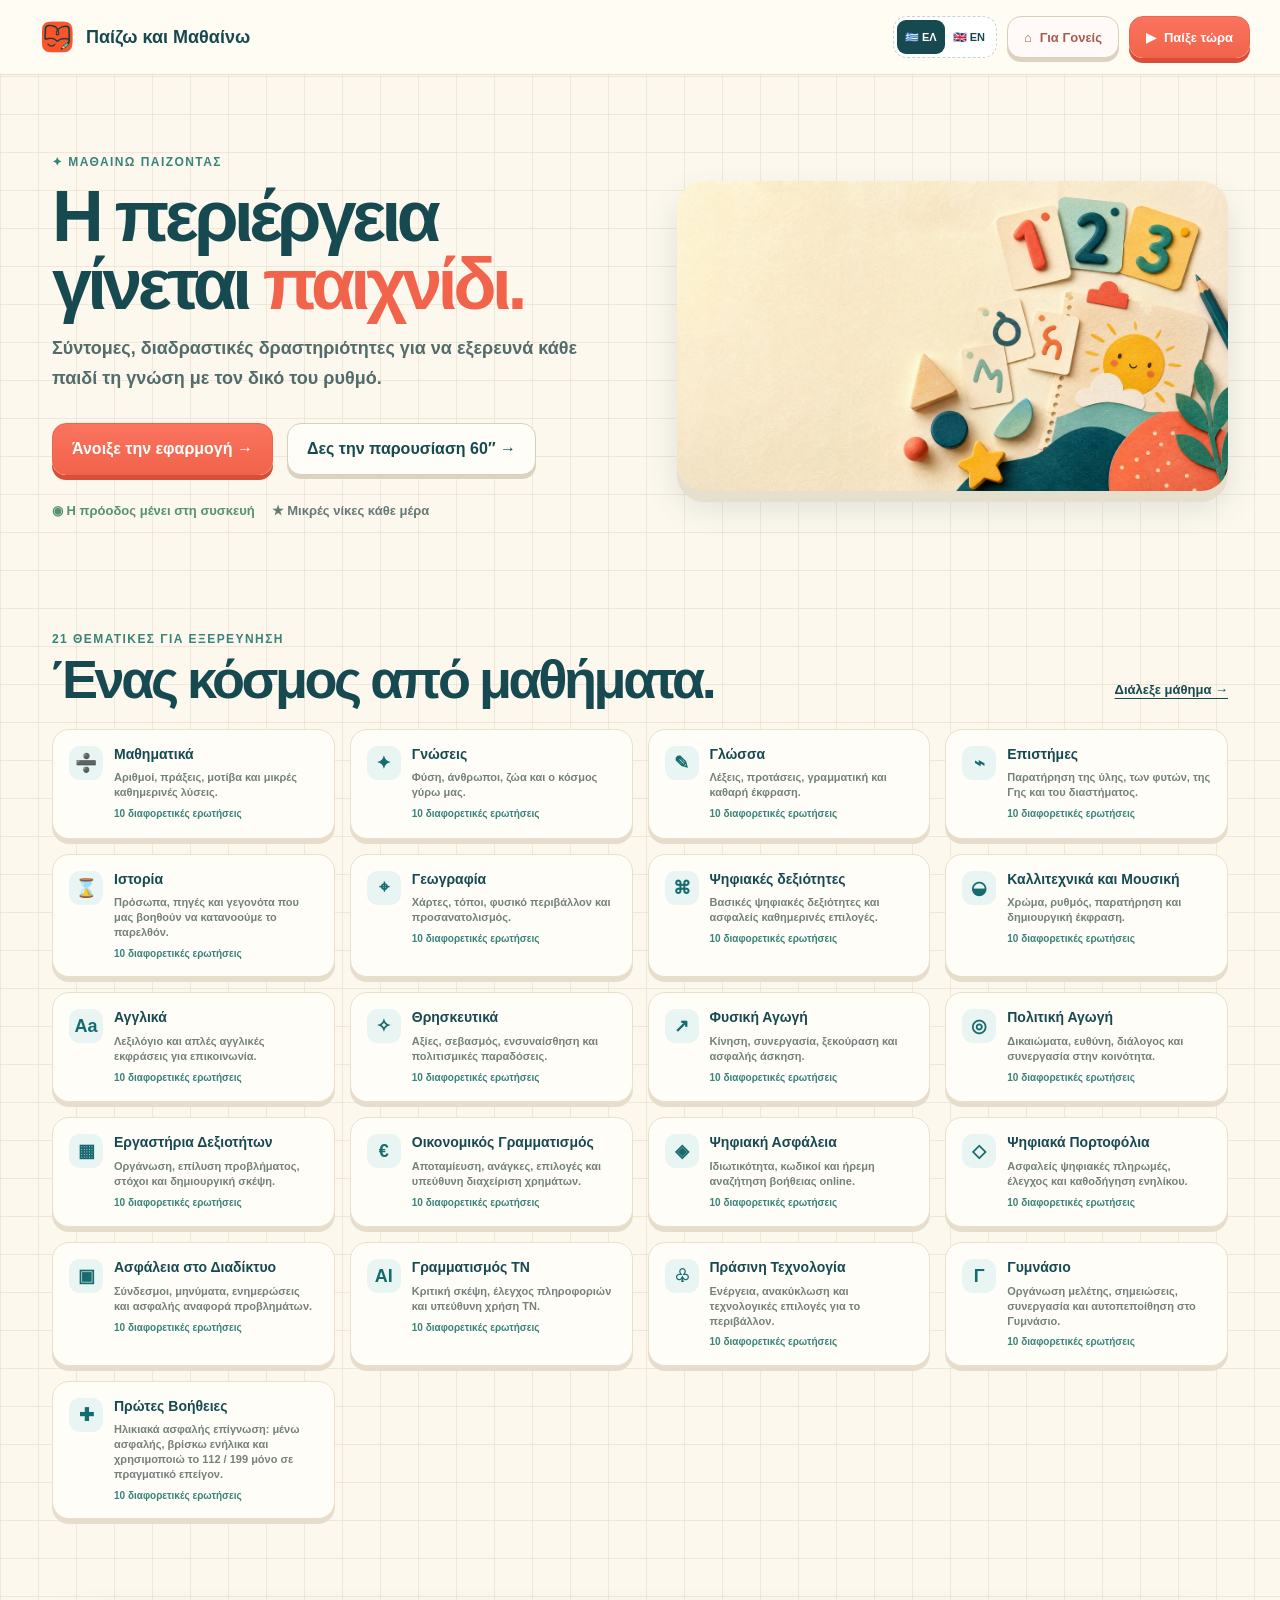
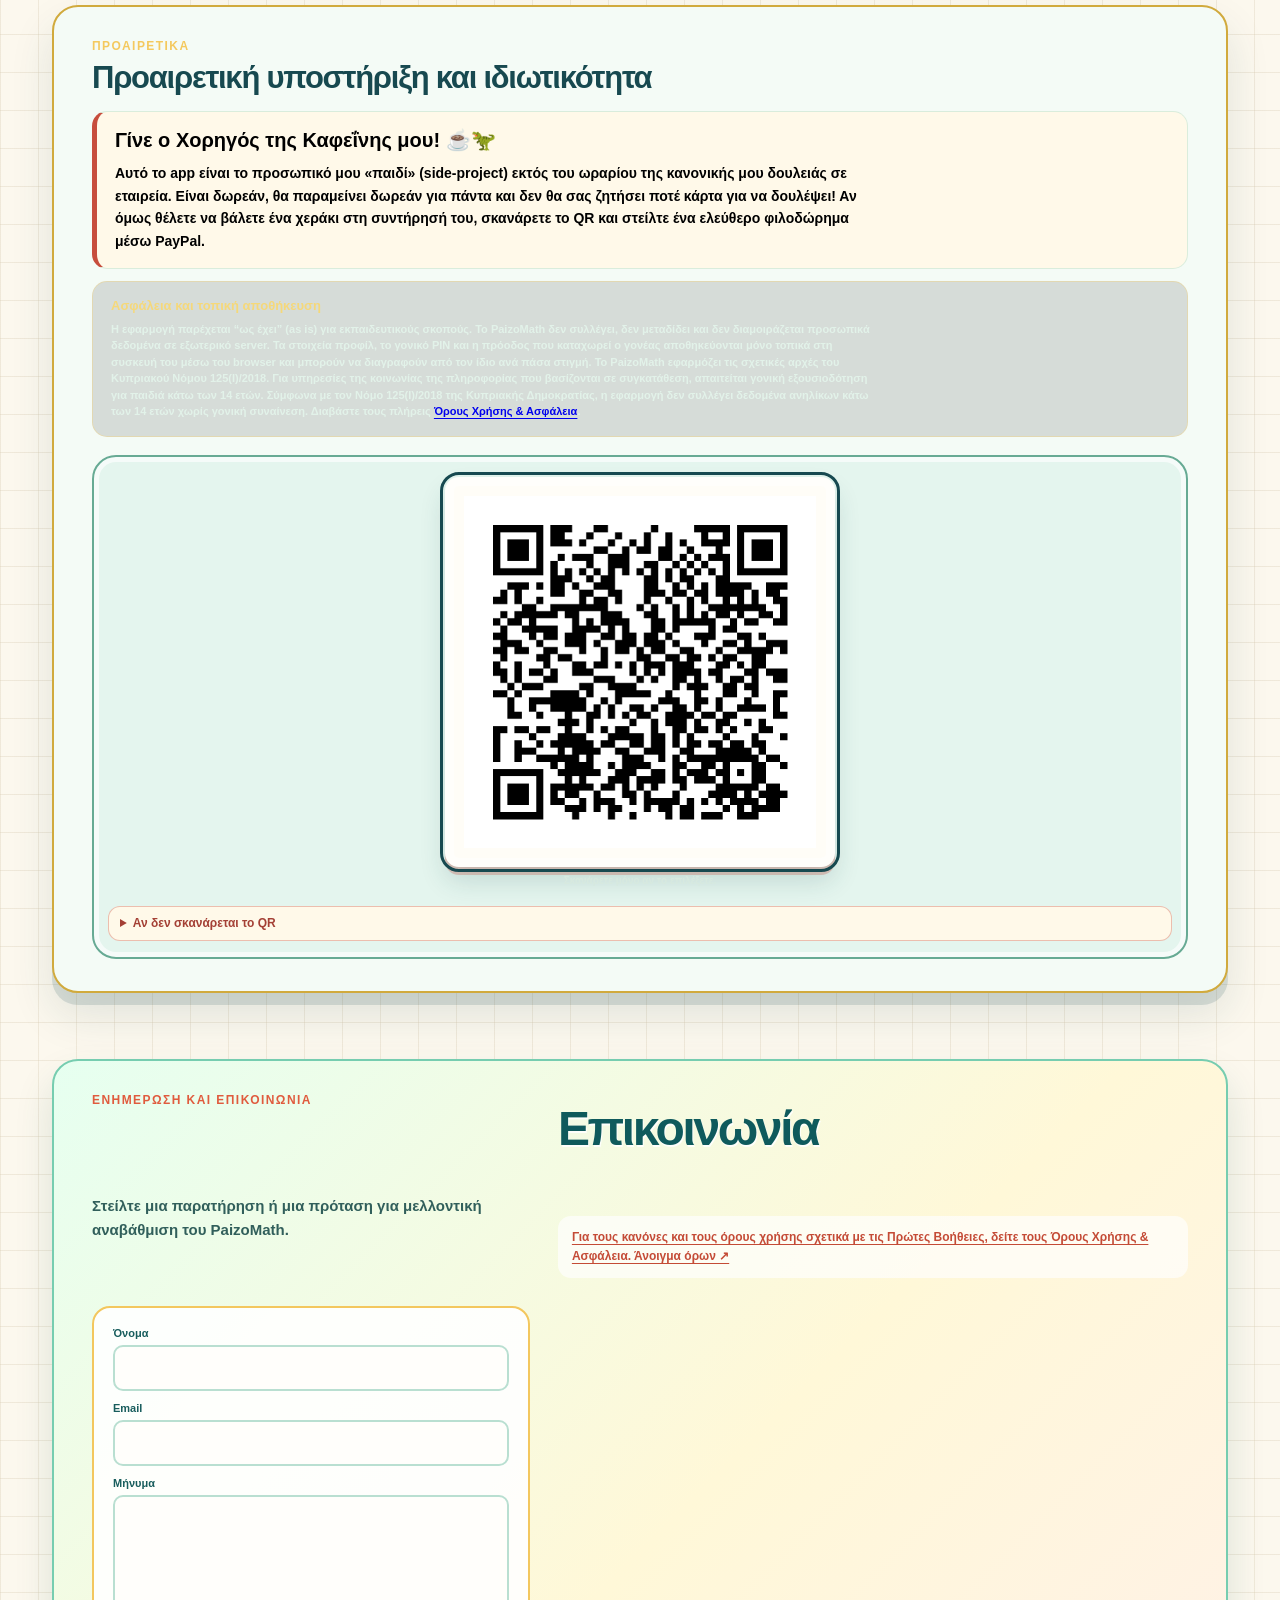
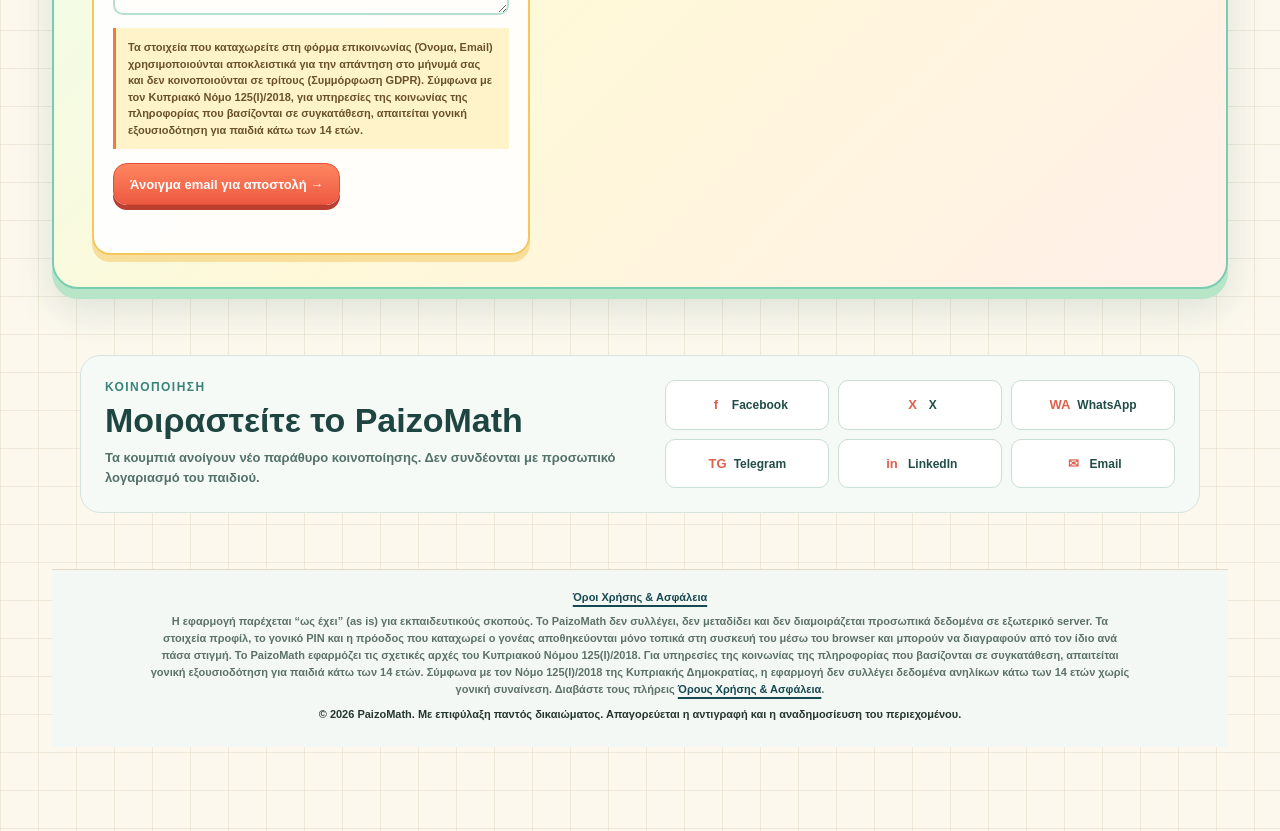
<file: index.html>
<!doctype html>
<html lang="el">
<head>
  <meta charset="utf-8">
  <meta name="viewport" content="width=device-width, initial-scale=1">
  <meta name="theme-color" content="#164b52">
  <meta http-equiv="Content-Security-Policy" content="default-src 'self'; script-src 'self'; style-src 'self'; img-src 'self' data: blob:; media-src 'self' blob:; connect-src 'self'; font-src 'self'; object-src 'none'; base-uri 'self'; form-action 'self'; worker-src 'self'; frame-ancestors 'none';">
  <meta name="referrer" content="strict-origin-when-cross-origin">
  <meta name="description" content="Παίζω και Μαθαίνω — φορητή, δίγλωσση web εφαρμογή μάθησης για παιδιά.">
  <link rel="manifest" href="manifest.webmanifest">
  <link rel="icon" href="images/paizo-logo.png">
  <link rel="stylesheet" href="css/styles.css?v=66" integrity="sha384-qs+dmGagDuOlu2fB20GPGANXvejse6yUxSwTz6yuxx3GFwv6MXX23wks/cIJMI7O" crossorigin="anonymous">
  <link rel="stylesheet" href="css/terms.css?v=47" integrity="sha384-zwi2p1MJi1L+NzLnYC2zVAw17F9bWBqejpHFbhTPtJxq0MlUHNcuXxqMXro4f04p" crossorigin="anonymous">
  <link rel="stylesheet" href="css/intro-topics.css?v=47" integrity="sha384-t1QoBHBSMjqMHJPRoDbdnqAdpcfrrci07rdSfRg6GWMNJyrweK2mvBv7qErPdhH4" crossorigin="anonymous">
  <link rel="stylesheet" href="css/intro-safe.css?v=48" integrity="sha384-wMyzKRX2mk8l+JQkChAsfNPdYKjaB8DYwvkxXJ77O+e/fg1oxRy/92sWh/cNGo23" crossorigin="anonymous">
  <title>Παίζω και Μαθαίνω</title>
</head>
<body>
  <noscript>Η εφαρμογή χρειάζεται JavaScript για την τοπική αποθήκευση προόδου και τα διαδραστικά παιχνίδια.</noscript>
  <div id="app"></div>
  <script defer src="js/protection.js" integrity="sha384-VsJYLEdaSqCbRp/t1xjaWgQxVZ1hzrVgjh7LDIpN3lH2hNxyf/v9Q/niTSSQNK+P" crossorigin="anonymous"></script>
  <script defer src="js/update-notice.js?v=3"></script>
  <script defer src="js/update-manager.js" integrity="sha384-N9Ka7qU3SHPgTaBnx7GV3um0EfztXjloaxv5ijwDBnS+rM1WzctEmYETVOE9Tdlt" crossorigin="anonymous"></script>
  <script defer src="js/app.js?v=81" integrity="sha384-PS7oSODp9Phdf8o01G+68mOJH2BWT2kEZs7+lka1NVCUewkEsGj5WeAHPs+nONng" crossorigin="anonymous"></script>
  <script defer src="js/child-game-mode.js?v=56"></script>
  <script defer src="js/empty-profile-guard.js?v=2"></script>
  <script defer src="js/pwa-install.js?v=5"></script>
  <script defer src="js/pin-screen-guard.js?v=1"></script>
  <script defer src="js/parent-stats.js?v=3"></script>
  <script defer src="js/answer-feedback.js?v=7"></script>
  <script defer src="js/lifecycle-recovery.js?v=1"></script>
  <script defer src="js/profile-delete-fix.js?v=1"></script>
  <script defer src="js/full-reset.js?v=1"></script>
  <script defer src="js/parent-links-fix.js?v=1"></script>
</body>
</html>
</file>
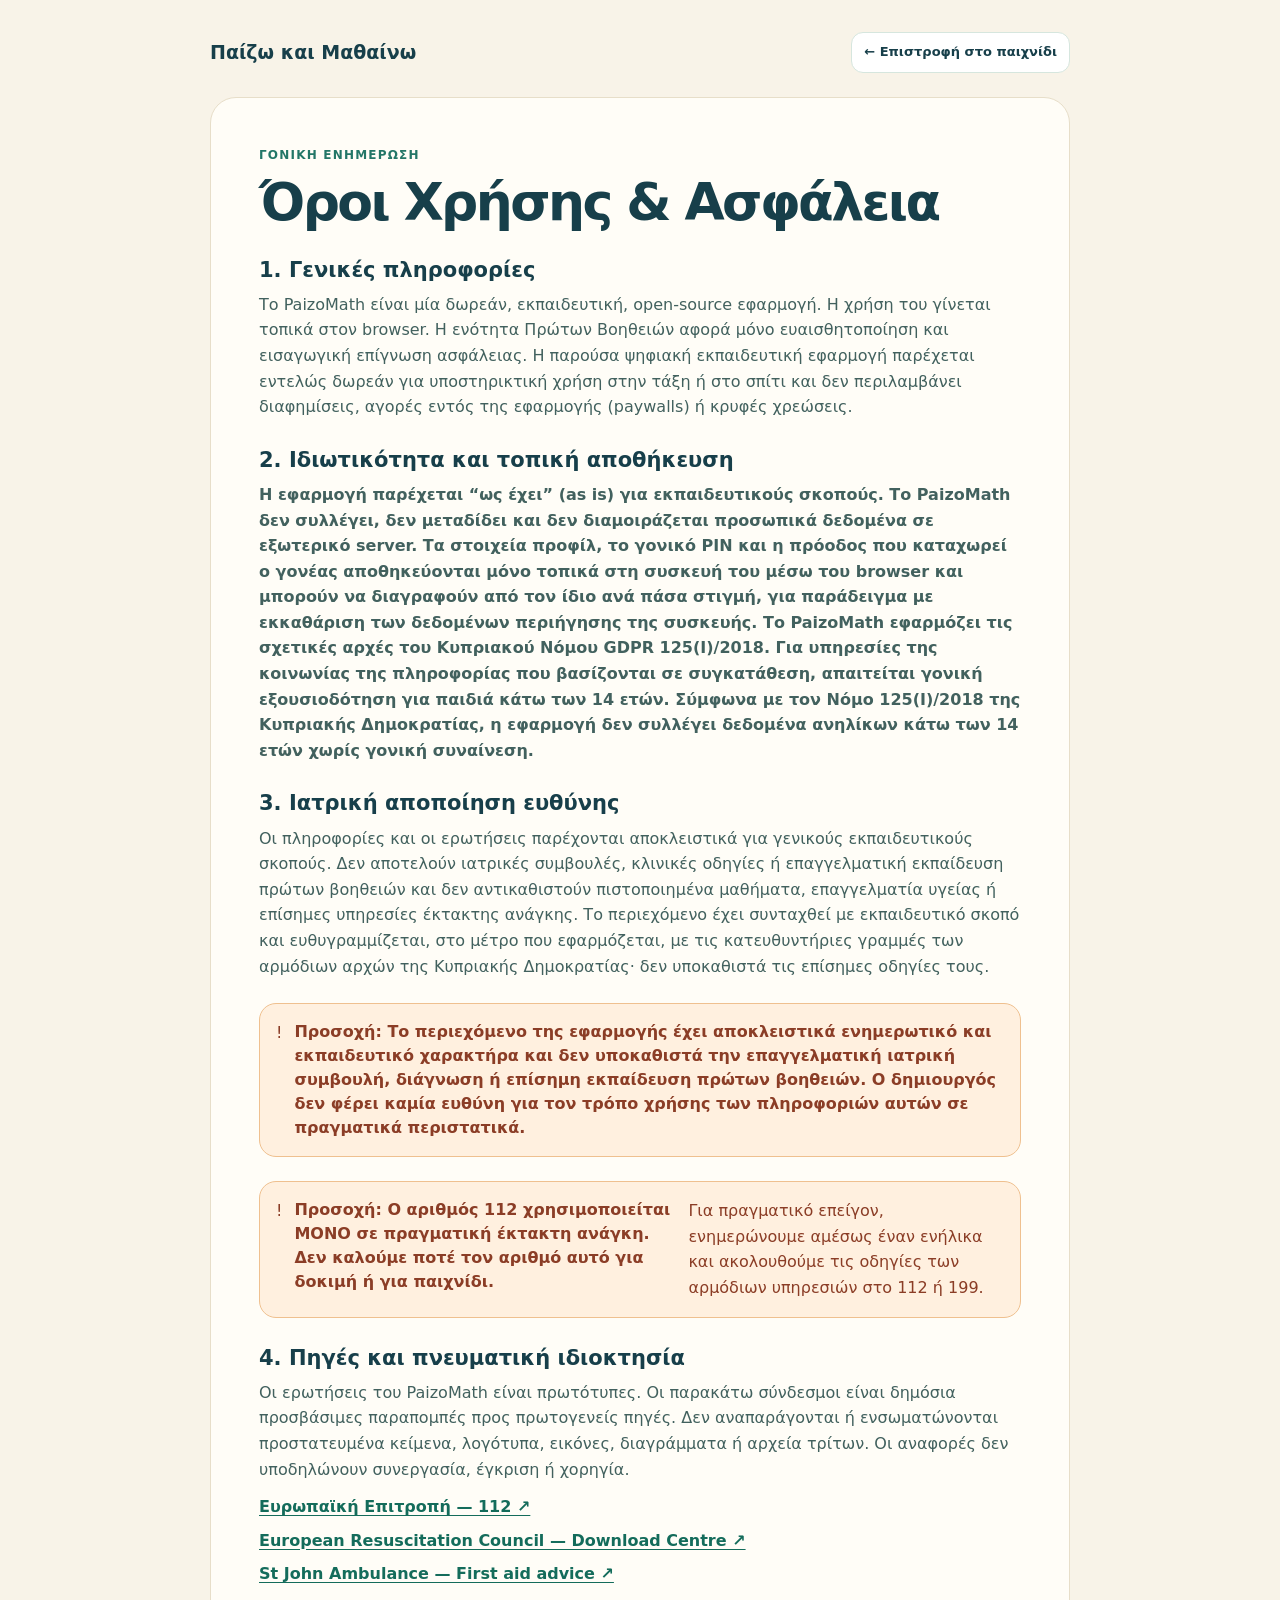
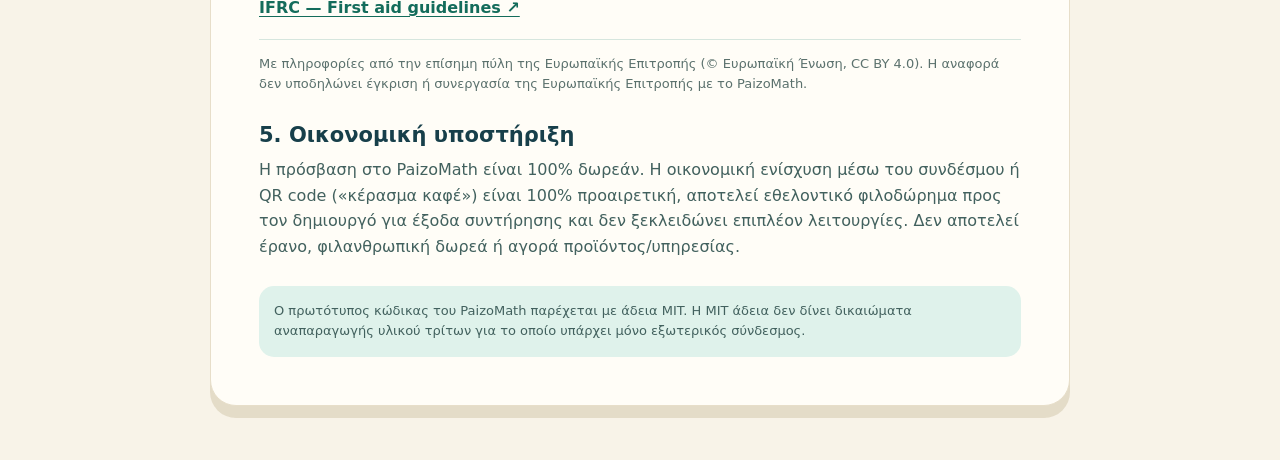
<file: terms.html>
<!doctype html>
<html lang="el">
<head>
  <meta charset="utf-8">
  <meta name="viewport" content="width=device-width, initial-scale=1">
  <meta name="description" content="PaizoMath — Όροι Χρήσης και Ασφάλειας.">
  <title>PaizoMath — Όροι Χρήσης & Ασφάλεια</title>
  <style>
    :root{color-scheme:light;--ink:#173f4a;--paper:#fffdf7;--mint:#dff2eb;--line:#d6e6de;--coral:#bc5a46;--warning:#8b3d26;--warning-bg:#fff0df}*{box-sizing:border-box}body{margin:0;background:#f8f3e8;color:var(--ink);font-family:ui-rounded,"Avenir Next",system-ui,sans-serif;line-height:1.6}.shell{width:min(860px,calc(100% - 32px));margin:0 auto;padding:32px 0 54px}.top{display:flex;align-items:center;justify-content:space-between;gap:18px;margin-bottom:24px}.brand{font-size:19px;font-weight:900;text-decoration:none;color:var(--ink)}.back{padding:9px 12px;border:1px solid var(--line);border-radius:12px;background:#fff;color:var(--ink);font-size:13px;font-weight:800;text-decoration:none}.card{padding:clamp(22px,5vw,48px);border:1px solid #e7dec9;border-radius:26px;background:var(--paper);box-shadow:0 12px 0 rgba(216,205,180,.6)}.eyebrow{color:#237667;font-size:12px;font-weight:900;letter-spacing:.1em;text-transform:uppercase}h1{margin:10px 0 26px;font-size:clamp(32px,6vw,52px);line-height:1.05;letter-spacing:-.05em}h2{margin:28px 0 9px;font-size:21px;line-height:1.2}p{margin:0;color:#42615e}.warning{display:flex;gap:12px;align-items:flex-start;margin:24px 0;padding:16px;border:1px solid #efc08f;border-radius:17px;color:var(--warning);background:var(--warning-bg)}.warning strong{line-height:1.5}.credit{margin:18px 0;padding-top:14px;border-top:1px solid var(--line);color:#5b716d;font-size:13px}.sources{display:grid;gap:8px;margin-top:12px}.sources a{color:#146c5b;font-weight:800;text-underline-offset:3px}.note{margin-top:26px;padding:15px;border-radius:15px;background:var(--mint);font-size:13px}@media(max-width:520px){.shell{width:min(100% - 22px,860px);padding-top:16px}.top{align-items:flex-start;flex-direction:column;gap:10px}.back{width:100%;text-align:center}.card{border-radius:20px}}
  </style>
</head>
<body>
  <main class="shell">
    <header class="top"><a class="brand" href="index.html">Παίζω και Μαθαίνω</a><a class="back" href="index.html">← Επιστροφή στο παιχνίδι</a></header>
    <article class="card">
      <div class="eyebrow">Γονική ενημέρωση</div>
      <h1 id="top-terms">Όροι Χρήσης & Ασφάλεια</h1>
      <h2>1. Γενικές πληροφορίες</h2>
      <p>Το PaizoMath είναι μία δωρεάν, εκπαιδευτική, open-source εφαρμογή. Η χρήση του γίνεται τοπικά στον browser. Η ενότητα Πρώτων Βοηθειών αφορά μόνο ευαισθητοποίηση και εισαγωγική επίγνωση ασφάλειας. Η παρούσα ψηφιακή εκπαιδευτική εφαρμογή παρέχεται εντελώς δωρεάν για υποστηρικτική χρήση στην τάξη ή στο σπίτι και δεν περιλαμβάνει διαφημίσεις, αγορές εντός της εφαρμογής (paywalls) ή κρυφές χρεώσεις.</p>
      <h2>2. Ιδιωτικότητα και τοπική αποθήκευση</h2>
	      <p><strong>Η εφαρμογή παρέχεται “ως έχει” (as is) για εκπαιδευτικούς σκοπούς. Το PaizoMath δεν συλλέγει, δεν μεταδίδει και δεν διαμοιράζεται προσωπικά δεδομένα σε εξωτερικό server. Τα στοιχεία προφίλ, το γονικό PIN και η πρόοδος που καταχωρεί ο γονέας αποθηκεύονται μόνο τοπικά στη συσκευή του μέσω του browser και μπορούν να διαγραφούν από τον ίδιο ανά πάσα στιγμή, για παράδειγμα με εκκαθάριση των δεδομένων περιήγησης της συσκευής. Το PaizoMath εφαρμόζει τις σχετικές αρχές του Κυπριακού Νόμου GDPR 125(I)/2018. Για υπηρεσίες της κοινωνίας της πληροφορίας που βασίζονται σε συγκατάθεση, απαιτείται γονική εξουσιοδότηση για παιδιά κάτω των 14 ετών. Σύμφωνα με τον Νόμο 125(I)/2018 της Κυπριακής Δημοκρατίας, η εφαρμογή δεν συλλέγει δεδομένα ανηλίκων κάτω των 14 ετών χωρίς γονική συναίνεση.</strong></p>
	      <h2>3. Ιατρική αποποίηση ευθύνης</h2>
	      <p>Οι πληροφορίες και οι ερωτήσεις παρέχονται αποκλειστικά για γενικούς εκπαιδευτικούς σκοπούς. Δεν αποτελούν ιατρικές συμβουλές, κλινικές οδηγίες ή επαγγελματική εκπαίδευση πρώτων βοηθειών και δεν αντικαθιστούν πιστοποιημένα μαθήματα, επαγγελματία υγείας ή επίσημες υπηρεσίες έκτακτης ανάγκης. Το περιεχόμενο έχει συνταχθεί με εκπαιδευτικό σκοπό και ευθυγραμμίζεται, στο μέτρο που εφαρμόζεται, με τις κατευθυντήριες γραμμές των αρμόδιων αρχών της Κυπριακής Δημοκρατίας· δεν υποκαθιστά τις επίσημες οδηγίες τους.</p>
	      <div class="warning"><span aria-hidden="true">!</span><strong>Προσοχή: Το περιεχόμενο της εφαρμογής έχει αποκλειστικά ενημερωτικό και εκπαιδευτικό χαρακτήρα και δεν υποκαθιστά την επαγγελματική ιατρική συμβουλή, διάγνωση ή επίσημη εκπαίδευση πρώτων βοηθειών. Ο δημιουργός δεν φέρει καμία ευθύνη για τον τρόπο χρήσης των πληροφοριών αυτών σε πραγματικά περιστατικά.</strong></div>
	      <div class="warning"><span aria-hidden="true">!</span><strong>Προσοχή: Ο αριθμός 112 χρησιμοποιείται ΜΟΝΟ σε πραγματική έκτακτη ανάγκη. Δεν καλούμε ποτέ τον αριθμό αυτό για δοκιμή ή για παιχνίδι.</strong><span>Για πραγματικό επείγον, ενημερώνουμε αμέσως έναν ενήλικα και ακολουθούμε τις οδηγίες των αρμόδιων υπηρεσιών στο 112 ή 199.</span></div>
      <h2>4. Πηγές και πνευματική ιδιοκτησία</h2>
      <p>Οι ερωτήσεις του PaizoMath είναι πρωτότυπες. Οι παρακάτω σύνδεσμοι είναι δημόσια προσβάσιμες παραπομπές προς πρωτογενείς πηγές. Δεν αναπαράγονται ή ενσωματώνονται προστατευμένα κείμενα, λογότυπα, εικόνες, διαγράμματα ή αρχεία τρίτων. Οι αναφορές δεν υποδηλώνουν συνεργασία, έγκριση ή χορηγία.</p>
      <div class="sources">
        <a href="https://digital-strategy.ec.europa.eu/en/policies/112" target="_blank" rel="noopener noreferrer">Ευρωπαϊκή Επιτροπή — 112 ↗</a>
        <a href="https://www.erc.edu/download-centre/" target="_blank" rel="noopener noreferrer">European Resuscitation Council — Download Centre ↗</a>
        <a href="https://www.sja.org.uk/get-advice/" target="_blank" rel="noopener noreferrer">St John Ambulance — First aid advice ↗</a>
        <a href="https://www.ifrc.org/document/international-first-aid-resuscitation-and-education-guidelines" target="_blank" rel="noopener noreferrer">IFRC — First aid guidelines ↗</a>
      </div>
      <p class="credit">Με πληροφορίες από την επίσημη πύλη της Ευρωπαϊκής Επιτροπής (© Ευρωπαϊκή Ένωση, CC BY 4.0). Η αναφορά δεν υποδηλώνει έγκριση ή συνεργασία της Ευρωπαϊκής Επιτροπής με το PaizoMath.</p>
      <h2>5. Οικονομική υποστήριξη</h2>
      <p>Η πρόσβαση στο PaizoMath είναι 100% δωρεάν. Η οικονομική ενίσχυση μέσω του συνδέσμου ή QR code («κέρασμα καφέ») είναι 100% προαιρετική, αποτελεί εθελοντικό φιλοδώρημα προς τον δημιουργό για έξοδα συντήρησης και δεν ξεκλειδώνει επιπλέον λειτουργίες. Δεν αποτελεί έρανο, φιλανθρωπική δωρεά ή αγορά προϊόντος/υπηρεσίας.</p>
      <p class="note">Ο πρωτότυπος κώδικας του PaizoMath παρέχεται με άδεια MIT. Η MIT άδεια δεν δίνει δικαιώματα αναπαραγωγής υλικού τρίτων για το οποίο υπάρχει μόνο εξωτερικός σύνδεσμος.</p>
    </article>
  </main>
</body>
</html>
</file>
<file: css/styles.css>
/* PaizoMath Portable — Paper-workbench design: warmth, clarity, and encouraging progress. */
:root { --ink:#174950; --ink-2:#23676a; --coral:#f2634b; --coral-dark:#d94e39; --cream:#fffaf0; --paper:#fffdf7; --line:#eee2cd; --gold:#f6be41; --mint:#3eaf83; --mint-pale:#e7f6ec; --blue-pale:#edf6f6; --danger:#d85c59; --shadow:0 11px 0 #e7dfce,0 16px 34px rgba(41,76,71,.14); --radius:20px; font-family:Arial,Helvetica,sans-serif; color:var(--ink); background:#f9f3e6; }
*{box-sizing:border-box} html,body,#app{min-height:100%;margin:0} body{background-color:#fcf8ee;background-image:linear-gradient(rgba(217,205,180,.35) 1px,transparent 1px),linear-gradient(90deg,rgba(217,205,180,.35) 1px,transparent 1px);background-size:38px 38px} button,input,select{font:inherit} button{cursor:pointer} button:focus-visible,input:focus-visible,select:focus-visible{outline:3px solid rgba(242,99,75,.46);outline-offset:3px}.sr-only{position:absolute;width:1px;height:1px;padding:0;margin:-1px;overflow:hidden;clip:rect(0,0,0,0);white-space:nowrap;border:0}.hidden{display:none}.paizo{min-height:100vh;padding-bottom:84px}.bar{position:sticky;z-index:10;top:0;display:flex;align-items:center;justify-content:space-between;gap:20px;padding:13px max(22px,calc((100vw - 1220px)/2));border-bottom:1px solid rgba(199,179,139,.38);background:rgba(255,252,244,.93);backdrop-filter:blur(15px)}.brand{display:inline-flex;align-items:center;gap:10px;min-width:0;padding:5px 8px;border:0;border-radius:14px;color:var(--ink);background:transparent;font-size:18px;font-weight:900;text-align:left}.brand img{width:38px;height:38px;object-fit:contain;border-radius:10px}.brand span{white-space:nowrap;overflow:hidden;text-overflow:ellipsis}.bar-actions{display:flex;align-items:center;gap:10px}.language{display:flex;padding:3px;border:1px dashed #c3d5d3;border-radius:14px;background:#fff}.language button{min-height:34px;padding:0 8px;border:0;border-radius:9px;color:var(--ink);background:transparent;font-size:11px;font-weight:800}.language button.active{color:#fff;background:var(--ink)}.button,.parent-link,.text-button{display:inline-flex;align-items:center;justify-content:center;gap:8px;min-height:42px;padding:0 16px;border:1px solid #d9ceb9;border-radius:14px;color:var(--ink);background:#fffdf7;font-size:13px;font-weight:900;box-shadow:0 4px 0 #ddd2bf;transition:transform .16s cubic-bezier(.23,1,.32,1),box-shadow .16s ease,background .16s ease}.button:hover,.parent-link:hover,.text-button:hover{transform:translateY(-2px);box-shadow:0 6px 0 #ddd2bf}.button:active,.parent-link:active,.text-button:active{transform:translateY(3px);box-shadow:0 1px 0 #ddd2bf}.button.coral{border-color:var(--coral);color:#fff;background:linear-gradient(180deg,#fa745e,var(--coral));box-shadow:0 5px 0 var(--coral-dark)}.button.coral:hover{box-shadow:0 7px 0 var(--coral-dark)}.button.coral:active{box-shadow:0 1px 0 var(--coral-dark)}.button.quiet{background:#fffdf7}.button.large{min-height:52px;padding:0 19px;font-size:16px}.button.small{min-height:36px;padding:0 11px;font-size:11px}.parent-link{color:#ab594c;background:#fffaf8}.mobile-nav{display:none}.hero{display:grid;grid-template-columns:minmax(0,1fr) minmax(360px,.95fr);align-items:center;gap:46px;max-width:1220px;margin:0 auto;padding:80px 22px 76px}.hero-copy{max-width:580px}.eyebrow{color:#398379;font-size:12px;font-weight:900;letter-spacing:.12em;text-transform:uppercase}.hero h1,.section h2,.app-heading h1,.parent-heading h1,.question-card h1,.result-card h1,.gate-card h1,.intro-copy h1{margin:13px 0 16px;color:var(--ink);font-size:clamp(40px,5.6vw,74px);line-height:.95;letter-spacing:-.064em}.hero h1 em{color:var(--coral);font-style:normal}.hero p{max-width:550px;margin:0;color:#526c6c;font-size:18px;font-weight:600;line-height:1.65}.hero-actions{display:flex;flex-wrap:wrap;gap:14px;margin-top:29px}.hero-notes{display:flex;flex-wrap:wrap;gap:17px;margin-top:28px;color:#667a76;font-size:13px;font-weight:800}.hero-notes span:first-child{color:#559275}.hero-art{position:relative}.hero-art::before{content:"";position:absolute;inset:7% 7% -4% -4%;z-index:-1;border-radius:28px;background:#f5d680;transform:rotate(4deg)}.hero-art img{display:block;width:100%;border-radius:27px;box-shadow:var(--shadow)}.section{max-width:1220px;margin:0 auto;padding:70px 22px}.lesson-section{padding-top:38px}.section-title{display:flex;align-items:flex-end;justify-content:space-between;gap:20px;margin:8px 0 24px}.section h2,.app-heading h1,.parent-heading h1{margin:0;font-size:clamp(32px,4.5vw,54px)}.text-button{min-height:auto;padding:8px 0;border:0;border-radius:0;color:var(--ink);background:transparent;box-shadow:none;text-decoration:underline;text-underline-offset:4px}.text-button:hover{box-shadow:none}.subject-grid{display:grid;grid-template-columns:repeat(4,minmax(0,1fr));gap:15px}.subject-card,.topic-card{display:flex;min-height:110px;align-items:flex-start;gap:11px;padding:16px;border:1px solid #ebdfcb;border-radius:17px;color:var(--ink);background:#fffdf8;box-shadow:0 5px 0 #e7ddcc;text-align:left;transition:transform .16s cubic-bezier(.23,1,.32,1),box-shadow .16s ease,border-color .16s ease}.subject-card:hover,.topic-card:hover{border-color:#b7d5d0;box-shadow:0 9px 0 #d8e6e0;transform:translateY(-3px)}.subject-card:active,.topic-card:active{transform:translateY(3px);box-shadow:0 2px 0 #d8e6e0}.subject-icon,.topic-card>span{display:grid;flex:0 0 auto;width:34px;height:34px;place-items:center;border-radius:11px;color:#176b6e;background:#e8f5f3;font-size:18px;font-weight:900}.subject-card strong{display:block;font-size:14px;line-height:1.18}.subject-card small,.topic-card small{display:block;margin-top:8px;color:#74817c;font-size:11px;font-weight:700;line-height:1.35}.support-section{display:grid;grid-template-columns:1fr auto;gap:30px;align-items:center;max-width:1176px;margin:16px auto 66px;padding:32px 38px;border-radius:26px;color:#fff;background:var(--ink);box-shadow:0 13px 0 #0f373d}.support-section h2{margin:8px 0 11px;color:#fff;font-size:31px;letter-spacing:-.04em}.support-section p{max-width:760px;margin:0;color:#d8e8df;font-size:14px;line-height:1.6}.support-section .eyebrow{color:#f4c95e}.support-section img{width:130px;padding:8px;border-radius:15px;background:white}.app-shell,.parent-page{max-width:1220px;margin:0 auto;padding:46px 22px 70px}.app-heading,.parent-heading{display:flex;align-items:flex-end;justify-content:space-between;gap:20px;margin-bottom:35px}.app-heading p,.parent-heading p{margin:11px 0 0;color:#627875;font-size:14px;font-weight:600}.mini-stats{display:flex;gap:10px}.mini-stats span{min-width:100px;padding:13px;border:1px solid #e3dac8;border-radius:15px;color:#6d7f79;background:#fffef9;box-shadow:0 4px 0 #e6ddcc;font-size:11px;font-weight:800;text-align:center}.mini-stats b{display:block;margin-bottom:3px;color:var(--ink);font-size:20px}.topic-grid{display:grid;grid-template-columns:repeat(4,minmax(0,1fr));gap:15px}.topic-card{position:relative;display:block;min-height:145px;padding:18px}.topic-card>span{margin-bottom:20px}.topic-card b{display:block;font-size:16px;line-height:1.15}.topic-card small{position:absolute;bottom:16px;left:18px}.quiz-page{display:flex;min-height:100vh;flex-direction:column;background:linear-gradient(140deg,#edf7f5,#fff9ea)}.quiz-header{display:grid;grid-template-columns:1fr auto 1fr;align-items:center;gap:14px;padding:15px max(22px,calc((100vw - 1120px)/2));border-bottom:1px solid #d7e7df;background:rgba(255,255,255,.84);backdrop-filter:blur(14px)}.quiz-header>div{text-align:center}.quiz-header span{display:block;color:#5c827c;font-size:11px;font-weight:900;text-transform:uppercase}.quiz-header strong{display:block;margin-top:3px;font-size:15px}.quiz-score{justify-self:end;padding:9px 12px;border-radius:12px;color:#875b00;background:#fff0be;font-size:13px;font-weight:900}.quiz-main{display:flex;flex:1;flex-direction:column;justify-content:center;width:min(820px,100%);margin:0 auto;padding:22px}.quiz-progress,.intro-progress{height:8px;overflow:hidden;border-radius:10px;background:#d9e8e5}.quiz-progress span,.intro-progress span{display:block;height:100%;border-radius:inherit;background:linear-gradient(90deg,var(--mint),#9cd7b5);transition:width .25s cubic-bezier(.23,1,.32,1)}.question-card{position:relative;margin-top:20px;padding:clamp(22px,4vw,46px);overflow:hidden;border:1px solid #dce7e1;border-radius:28px;background:#fff;box-shadow:0 15px 0 #dce8df,0 21px 45px rgba(27,83,70,.10)}.question-card.answered-correct{border-color:#b8e1cc}.question-card.answered-wrong{border-color:#efccc5}.review-chip{display:inline-flex;margin-bottom:13px;padding:5px 9px;border-radius:9px;color:#935214;background:#fff0c7;font-size:11px;font-weight:900}.question-meta{display:flex;align-items:center;justify-content:space-between;gap:12px}.topic-mark{display:grid;width:42px;height:42px;place-items:center;border-radius:12px;background:#eaf6f3;font-size:20px}.read-controls{display:flex;align-items:center;gap:7px}.circle-control{display:grid;width:37px;height:37px;place-items:center;border:1px solid #b9d7d2;border-radius:50%;color:var(--ink);background:#f8fffc;font-size:17px}.mini-toggle{min-height:34px;padding:0 8px;border:1px solid #d6e3e0;border-radius:9px;color:#667a76;background:#fff;font-size:10px;font-weight:800}.mini-toggle.active{border-color:#98c8ba;color:#166852;background:#eaf8f2}.question-card h1{margin:21px 0 28px;font-size:clamp(30px,4vw,48px);line-height:1.08}.answers{display:grid;gap:11px}.answer{display:flex;align-items:center;gap:14px;width:100%;min-height:64px;padding:12px 15px;border:1px solid #dae4df;border-radius:15px;color:var(--ink);background:#fcfffd;font-size:17px;font-weight:800;text-align:left;transition:transform .16s ease,border-color .16s ease,background .16s ease}.answer:hover:not(:disabled){border-color:#9acabc;background:#f2fcf7;transform:translateX(4px)}.answer span{display:grid;flex:0 0 auto;width:29px;height:29px;place-items:center;border-radius:9px;color:#578279;background:#e8f5f1;font-size:12px}.answer b{margin-left:auto;color:#187e5d;font-size:20px}.answer.correct{border-color:#66bf97;color:#136949;background:#ecfbf3}.answer.wrong{border-color:#eb9b8e;color:#995045;background:#fff1ed}.answer.muted{opacity:.56}.feedback{position:relative;display:grid;grid-template-columns:auto 1fr auto;gap:16px;align-items:center;margin-top:22px;padding:17px;border-radius:17px}.feedback.good{color:#106246;background:#eaf8f0}.feedback.try{color:#925849;background:#fff1eb}.feedback-icon{display:grid;width:43px;height:43px;place-items:center;border-radius:13px;background:#fff;font-size:22px}.feedback strong{display:block;font-size:16px}.feedback p{margin:3px 0 0;font-size:12px;font-weight:600;line-height:1.45}.burst{position:absolute;top:-9px;left:27px;width:42px;height:42px;pointer-events:none}.burst i{position:absolute;top:50%;left:50%;width:4px;height:11px;border-radius:8px;background:var(--gold);transform-origin:2px 28px;animation:burst .7s ease-out infinite}.burst i:nth-child(2){transform:rotate(55deg)}.burst i:nth-child(3){transform:rotate(110deg);background:var(--coral)}.burst i:nth-child(4){transform:rotate(165deg);background:var(--mint)}.burst i:nth-child(5){transform:rotate(225deg);background:var(--coral)}.result-page{display:grid;min-height:calc(100vh - 70px);place-items:center;padding:35px 22px}.result-card{position:relative;width:min(650px,100%);padding:46px;text-align:center;border:1px solid #e6ddca;border-radius:28px;background:#fffef9;box-shadow:var(--shadow);overflow:hidden}.result-sparkles{position:absolute;top:23px;right:28px;color:var(--gold);font-size:22px;letter-spacing:6px}.result-trophy{display:grid;width:80px;height:80px;place-items:center;margin:0 auto 20px;border-radius:25px;color:#9f6900;background:#fff0c5;font-size:43px;transform:rotate(-6deg)}.result-card h1{margin:9px 0 13px;font-size:48px}.result-card p{max-width:480px;margin:0 auto;color:#617873;font-size:15px;line-height:1.55}.earned-stars{display:flex;justify-content:center;gap:8px;margin:22px}.earned-stars i{color:#d9dfdc;font-size:35px;font-style:normal}.earned-stars i.on{color:var(--gold);filter:drop-shadow(0 4px 0 #d39c25)}.review-card{display:flex;align-items:center;justify-content:space-between;gap:18px;margin:25px 0;padding:15px;border:1px solid #efd998;border-radius:16px;text-align:left;background:#fff7d8}.review-card b{display:block;color:#86560d;font-size:13px}.review-card small{display:block;margin-top:4px;color:#95723a;font-size:11px;font-weight:700}.review-card.compact{display:block;text-align:center}.result-actions,.form-actions{display:flex;justify-content:center;flex-wrap:wrap;gap:11px}.gate-page{display:grid;min-height:calc(100vh - 70px);place-items:center;padding:35px 22px}.gate-card{width:min(560px,100%);padding:38px;border:1px solid #e5dccc;border-radius:28px;background:#fffef9;box-shadow:var(--shadow)}.gate-icon{display:grid;width:55px;height:55px;place-items:center;margin-bottom:18px;border-radius:18px;color:#98721c;background:#fff0c4;font-size:28px}.gate-card h1{margin:9px 0 12px;font-size:43px}.gate-card p{color:#647974;font-size:14px;line-height:1.55}.gate-card label,.new-profile label,.backup-box label{display:grid;gap:6px;margin-top:13px;color:#49645e;font-size:11px;font-weight:900}.gate-card input,.new-profile input,.new-profile select,.backup-box input{width:100%;min-height:43px;padding:0 11px;border:1px solid #cdded8;border-radius:10px;color:var(--ink);background:#fdfffe}.form-message{min-height:20px;margin:12px 0!important;color:var(--danger)!important;font-size:12px!important;font-weight:800}.parent-grid{display:grid;grid-template-columns:1.08fr .92fr;gap:22px}.parent-panel{padding:25px;border:1px solid #e4ddcc;border-radius:22px;background:#fffef9;box-shadow:0 8px 0 #e7dfcf}.panel-head{display:flex;align-items:center;justify-content:space-between;gap:12px;margin-bottom:18px}.panel-head h2,.parent-panel h3{margin:0;color:var(--ink);font-size:21px;letter-spacing:-.03em}.panel-head span{color:#71837d;font-size:11px;font-weight:800}.profiles{display:grid;gap:10px}.profile{display:grid;grid-template-columns:auto 1fr auto auto;gap:11px;align-items:center;padding:11px;border:1px solid #e4ebdf;border-radius:14px;background:#fff}.profile.selected{border-color:#a8d3c1;background:#f1fbf6}.avatar{display:grid;width:38px;height:38px;place-items:center;border-radius:12px;color:#fff;background:var(--ink);font-weight:900}.profile b{display:block;font-size:13px}.profile small{display:block;margin-top:3px;color:#71837d;font-size:10px;font-weight:700}.profile em{padding:4px 7px;border-radius:7px;color:#147452;background:#e1f6ea;font-size:9px;font-style:normal;font-weight:900}.delete-profile{display:grid;width:27px;height:27px;place-items:center;border:0;border-radius:8px;color:#bd6255;background:#fff0ec}.new-profile{margin-top:22px;padding:17px;border-radius:15px;background:#f2f8f5}.new-profile h3{margin-bottom:12px}.new-profile>div{display:grid;grid-template-columns:1fr 98px;gap:10px}.new-profile .button{margin-top:14px}.progress-table{display:grid;gap:14px}.progress-table div{display:grid;grid-template-columns:1fr auto;gap:5px}.progress-table b{font-size:12px}.progress-table span{color:#76877f;font-size:10px;font-weight:800;text-align:right}.progress-table i{grid-column:1/-1;height:8px;overflow:hidden;border-radius:8px;background:#e3ece7}.progress-table em{display:block;height:100%;border-radius:inherit;background:var(--mint)}.backup-box{margin-top:22px;padding:17px;border-radius:16px;background:#f1f7f8}.backup-box h3{font-size:17px}.backup-box p{margin:7px 0;color:#647974;font-size:11px;line-height:1.45}.restore-box{background:#fff8e8}.restore-box input[type=file]{padding:9px;background:#fff}.intro-page{min-height:100vh;color:#fff;background:radial-gradient(circle at 86% 6%,#487c78 0,transparent 29%),linear-gradient(135deg,#123f49,#0d2937)}.intro-toolbar{display:flex;align-items:center;justify-content:space-between;gap:15px;padding:15px max(22px,calc((100vw - 1220px)/2));border-bottom:1px solid rgba(255,255,255,.14);background:rgba(4,31,41,.26);backdrop-filter:blur(12px)}.intro-toolbar .brand{color:#fff}.intro-toolbar .brand img{background:#fff}.intro-tools{display:flex;align-items:center;gap:10px}.music-control,.intro-exit{display:inline-flex;align-items:center;gap:6px;min-height:36px;padding:0 11px;border:1px solid rgba(255,255,255,.28);border-radius:10px;color:#e5f5ee;background:transparent;font-size:11px;font-weight:900}.music-control.active{border-color:#8cd6ad;background:rgba(93,178,125,.25)}.volume input{width:76px;accent-color:#f5c75d}.intro-main{width:min(1150px,100%);margin:0 auto;padding:32px 22px 45px}.intro-progress-head{display:flex;justify-content:space-between;margin-bottom:8px;color:#c6ddd8;font-size:11px;font-weight:800;letter-spacing:.06em;text-transform:uppercase}.intro-progress{background:rgba(255,255,255,.14)}.intro-stage{display:grid;grid-template-columns:1fr 1fr;gap:clamp(27px,6vw,74px);align-items:center;min-height:calc(100vh - 170px);padding:25px 0}.intro-image{position:relative}.intro-image::before{content:"";position:absolute;inset:8% -6% -7% 8%;z-index:0;border:1px solid rgba(246,190,65,.35);border-radius:50%;transform:rotate(-9deg)}.intro-image img{position:relative;z-index:1;display:block;width:100%;max-height:59vh;object-fit:cover;border:7px solid rgba(255,255,255,.10);border-radius:27px;box-shadow:0 22px 50px rgba(0,0,0,.27)}.intro-copy{max-width:490px}.intro-copy .eyebrow{color:#f5c45d}.intro-copy h1{color:#fff;font-size:clamp(38px,5vw,66px)}.intro-copy p{margin:0;color:#d5e4e0;font-size:17px;line-height:1.62}.music-status{display:flex;align-items:center;gap:9px;margin:21px 0;color:#b8ead0;font-size:12px;font-weight:800}.music-status.muted{color:#f9d68a}.equalizer{display:flex;align-items:center;gap:2px;height:16px}.equalizer i{display:block;width:3px;height:7px;border-radius:4px;background:#73d49f;animation:eq .66s ease-in-out infinite alternate}.equalizer i:nth-child(2){height:14px;animation-delay:.18s}.equalizer i:nth-child(3){height:9px;animation-delay:.36s}.intro-actions{display:flex;flex-wrap:wrap;gap:12px;margin-top:16px}.intro-actions .button{border-color:rgba(255,255,255,.36)}.intro-dots{display:flex;justify-content:center;gap:8px}.intro-dots i{display:block;width:8px;height:8px;border-radius:50%;background:rgba(255,255,255,.3)}.intro-dots i.active{width:24px;border-radius:9px;background:#f4c75d}.intro-dots i.done{background:#79cca0}.toast{position:fixed;z-index:30;bottom:86px;left:50%;max-width:calc(100vw - 32px);padding:12px 16px;border:1px solid #b9dfcc;border-radius:13px;color:#17654e;background:#effbf4;box-shadow:0 12px 28px rgba(12,68,48,.2);font-size:12px;font-weight:800;transform:translateX(-50%);animation:toastIn .2s cubic-bezier(.23,1,.32,1)}
@keyframes burst{from{opacity:1;transform:rotate(var(--r,0deg)) translateY(0)}to{opacity:0;transform:rotate(var(--r,0deg)) translateY(-17px)}}@keyframes eq{to{height:3px}}@keyframes toastIn{from{opacity:0;transform:translate(-50%,14px)}to{opacity:1;transform:translate(-50%,0)}}
@media (max-width:900px){.bar{padding:12px 18px}.parent-link{display:none}.hero{grid-template-columns:1fr;gap:35px;padding-top:55px}.hero-art{max-width:600px}.subject-grid,.topic-grid{grid-template-columns:repeat(3,minmax(0,1fr))}.parent-grid{grid-template-columns:1fr}.intro-stage{grid-template-columns:1fr;min-height:auto;padding-top:39px}.intro-image{max-width:570px}.intro-copy{max-width:620px}.intro-image img{max-height:39vh}.intro-main{padding-top:23px}}
@media (max-width:620px){body{background-size:31px 31px}.paizo{padding-bottom:72px}.bar{position:static;align-items:flex-start;padding:12px 16px}.brand{padding:3px 0;font-size:15px}.brand img{width:35px;height:35px}.bar-actions{gap:5px}.bar-actions>.button{display:none}.parent-link{display:grid;min-width:34px;min-height:34px;padding:0;place-items:center;border-radius:11px;font-size:16px}.parent-link span{display:none}.language{border-radius:11px}.language button{min-height:32px;padding:0 6px;font-size:10px}.mobile-nav{position:fixed;z-index:20;right:10px;bottom:10px;left:10px;display:grid;grid-template-columns:repeat(3,1fr);padding:5px;border:1px solid #e2d7c5;border-radius:18px;background:rgba(255,253,248,.94);box-shadow:0 12px 31px rgba(37,74,69,.21);backdrop-filter:blur(14px)}.mobile-nav button{display:grid;gap:2px;min-height:51px;place-items:center;border:0;border-radius:13px;color:#4d706c;background:transparent;font-size:17px}.mobile-nav button span{font-size:9px;font-weight:900}.hero{padding:45px 20px 37px}.hero h1{font-size:54px;line-height:.98}.hero p{font-size:16px}.hero-actions{display:grid;grid-template-columns:1fr;margin-top:25px}.hero-actions .button{width:100%}.hero-notes{display:grid;gap:10px;margin-top:24px}.hero-art{order:-1}.section{padding:43px 20px}.lesson-section{padding-top:24px}.section-title{align-items:flex-start;flex-direction:column}.section h2,.app-heading h1,.parent-heading h1{font-size:37px}.subject-grid,.topic-grid{grid-template-columns:repeat(2,minmax(0,1fr));gap:10px}.subject-card{min-height:103px;padding:12px;gap:9px}.subject-icon{width:29px;height:29px;border-radius:9px;font-size:15px}.subject-card strong{font-size:12px}.subject-card small{font-size:9px}.topic-card{min-height:128px;padding:14px}.topic-card b{font-size:13px}.support-section{grid-template-columns:1fr;margin:0 20px 39px;padding:25px}.support-section h2{font-size:27px}.support-section img{width:110px}.app-shell,.parent-page{padding:30px 16px 55px}.app-heading,.parent-heading{align-items:flex-start;flex-direction:column;margin-bottom:27px}.mini-stats{width:100%}.mini-stats span{flex:1}.topic-grid{gap:11px}.quiz-header{grid-template-columns:1fr auto;padding:12px 14px}.quiz-header>div{display:none}.quiz-score{grid-column:2}.quiz-main{padding:13px}.question-card{margin-top:13px;padding:21px 16px;border-radius:22px}.question-meta{align-items:flex-start}.read-controls{flex-wrap:wrap;justify-content:flex-end}.mini-toggle{font-size:9px}.question-card h1{margin:19px 0 21px;font-size:32px}.answer{min-height:56px;padding:10px;font-size:15px}.feedback{grid-template-columns:auto 1fr;margin-top:15px;padding:13px}.feedback .button{grid-column:1/-1;width:100%}.result-page,.gate-page{min-height:calc(100vh - 60px);padding:23px 16px}.result-card,.gate-card{padding:29px 19px;border-radius:22px}.result-card h1,.gate-card h1{font-size:39px}.review-card{align-items:flex-start;flex-direction:column}.review-card .button{width:100%}.profile{grid-template-columns:auto 1fr auto}.profile em{display:none}.delete-profile{grid-column:3}.new-profile>div{grid-template-columns:1fr}.intro-toolbar{padding:12px 15px}.intro-toolbar .brand{font-size:0}.intro-toolbar .brand img{width:34px;height:34px}.intro-tools{gap:6px}.intro-exit span{display:none}.volume input{width:55px}.intro-main{padding:19px 17px 40px}.intro-stage{gap:24px;padding-top:28px}.intro-image img{max-height:34vh;border-radius:19px}.intro-copy h1{margin:11px 0 13px;font-size:43px}.intro-copy p{font-size:15px}.intro-actions{display:grid;grid-template-columns:1fr}.intro-actions .button{width:100%}.toast{bottom:81px}.parent-panel{padding:18px}.profile{gap:8px}.backup-box{padding:14px}}
@media (max-width:370px){.hero h1{font-size:47px}.subject-grid,.topic-grid{grid-template-columns:1fr}.intro-copy h1{font-size:37px}.music-control{padding:0 7px;font-size:10px}}
@media (prefers-reduced-motion:reduce){*,*::before,*::after{animation-duration:.01ms!important;animation-iteration-count:1!important;scroll-behavior:auto!important;transition-duration:.01ms!important}}
.support-modal{position:fixed;z-index:80;inset:0;display:grid;place-items:center;padding:18px}.support-backdrop{position:absolute;inset:0;border:0;background:rgba(5,34,40,.66);backdrop-filter:blur(5px)}.support-dialog{position:relative;width:min(560px,100%);max-height:min(90dvh,760px);padding:27px 28px 24px;overflow-y:auto;border:1px solid #e7d3a0;border-radius:24px;color:var(--ink);background:#fffdf7;box-shadow:0 28px 60px rgba(2,32,40,.36);text-align:center;animation:modalIn .24s cubic-bezier(.23,1,.32,1)}.support-close{position:sticky;top:-16px;float:right;z-index:2;display:grid;width:32px;height:32px;place-items:center;border:1px solid #e5d9c7;border-radius:10px;color:#627b76;background:#fff;font-size:19px}.modal-kicker{display:inline-block;padding:5px 9px;border-radius:8px;color:#8e6410;background:#fff1ca;font-size:10px;font-weight:900;letter-spacing:.08em;text-transform:uppercase}.support-dialog h2{margin:13px 0 8px;font-size:31px;letter-spacing:-.04em}.support-dialog img{display:block;width:min(195px,70vw);margin:15px auto;padding:8px;border-radius:15px;background:#fff;box-shadow:0 8px 0 #e8dfcf}.support-copy{clear:both;text-align:left}.support-copy h3{margin:20px 0 9px;color:#174950;font-size:15px;line-height:1.35}.support-copy p{margin:0 0 12px;color:#506b67;font-size:12px;line-height:1.58}.shortcut-guide{display:grid;grid-template-columns:auto 1fr;gap:18px;align-items:flex-start;margin-top:25px;padding:22px;border:1px solid #c8e1d7;border-radius:20px;color:#165e4b;background:linear-gradient(135deg,#e8faf0,#f8fff9);box-shadow:0 6px 0 #d4e9df}.shortcut-symbol{display:grid;width:49px;height:49px;place-items:center;border-radius:16px;color:#fff;background:var(--mint);font-size:25px}.shortcut-guide h2{margin:4px 0 7px;font-size:23px;letter-spacing:-.035em}.shortcut-guide p{margin:0;color:#3d6f61;font-size:13px;line-height:1.58}.shortcut-steps{display:grid;gap:7px;margin-top:14px}.shortcut-steps span{display:flex;align-items:center;gap:8px;color:#35675a;font-size:11px;font-weight:800}.shortcut-steps b{display:grid;flex:0 0 auto;width:19px;height:19px;place-items:center;border-radius:50%;color:#17604d;background:#cfeedd;font-size:10px}@keyframes modalIn{from{opacity:0;transform:translateY(12px) scale(.97)}to{opacity:1;transform:translateY(0) scale(1)}}
.first-aid-notice{display:grid;grid-template-columns:auto 1fr;gap:9px;align-items:start;margin:0 0 14px;padding:12px 14px;border:1px solid #ecd694;border-radius:14px;color:#745215;background:#fff9df;font-size:11px;line-height:1.48}.first-aid-notice b{display:grid;place-items:center;width:25px;height:25px;border-radius:8px;color:#fff;background:#d99031;font-size:9px}.first-aid-notice span{font-weight:700}.first-aid-sources{display:grid;grid-template-columns:auto 1fr;gap:17px;align-items:start;margin-top:25px;padding:22px;border:1px solid #f0d39c;border-radius:20px;color:#60481d;background:linear-gradient(135deg,#fff7d8,#fffdf5);box-shadow:0 6px 0 #eee0bf}.first-aid-source-mark{display:grid;width:49px;height:49px;place-items:center;border-radius:16px;color:#fff;background:#d7902f;font-size:25px}.first-aid-sources h2{margin:4px 0 7px;font-size:22px;letter-spacing:-.035em}.first-aid-sources p{margin:0;color:#6b5c3f;font-size:12px;line-height:1.58}.first-aid-sources .emergency-callout{margin-top:10px;padding:9px 11px;border-radius:11px;color:#8a432f;background:#fff0e8;font-weight:700}.first-aid-source-links{display:flex;flex-wrap:wrap;gap:7px;margin-top:14px}.first-aid-source-links a{padding:7px 9px;border:1px solid #e7ca93;border-radius:9px;color:#70501d;background:#fffdf7;font-size:10px;font-weight:800;text-decoration:none}.first-aid-source-links a:hover{border-color:#c8953e;background:#fff7de}
@media (max-width:620px){.support-dialog{padding:27px 20px 21px;border-radius:20px}.support-dialog h2{font-size:27px}.shortcut-guide{grid-template-columns:1fr;padding:18px}.shortcut-symbol{width:42px;height:42px;border-radius:13px}.shortcut-guide h2{font-size:21px}}
.intro-sources{display:grid;gap:7px;margin:16px 0;padding:14px;border:1px solid #b9d9d1;border-radius:16px;background:#f3fbf7;color:#214d45}.intro-sources b{font-size:13px}.intro-sources a{color:#176b5d;font-size:12px;font-weight:800;text-decoration:underline;text-underline-offset:3px}.intro-sources small{margin-top:3px;color:#5c6d69;font-size:10px;line-height:1.45}@media (max-width:620px){.intro-sources{margin:12px 0;padding:12px}.intro-sources a{font-size:11px}}
.subject-card>span:last-child{min-width:0;flex:1}.subject-card i{display:block;margin-top:8px;color:#398379;font-size:10px;font-style:normal;font-weight:900;line-height:1.25}.topic-card{min-height:198px}.topic-card p{margin:8px 0 28px;color:#617873;font-size:12px;font-weight:650;line-height:1.45}.child-picker{max-width:640px}.child-profile-picker{display:grid;gap:11px;margin:22px 0}.child-profile-choice{display:grid;grid-template-columns:auto minmax(0,1fr) auto;gap:12px;align-items:center;width:100%;min-height:76px;padding:12px;border:1px solid #cfe3d9;border-radius:17px;color:var(--ink);background:#fff;text-align:left;box-shadow:0 4px 0 #e5ddd0;transition:transform .16s cubic-bezier(.23,1,.32,1),box-shadow .16s ease,border-color .16s ease}.child-profile-choice:hover{border-color:#83c5ae;box-shadow:0 7px 0 #d6eade;transform:translateY(-2px)}.child-profile-choice:active{box-shadow:0 1px 0 #d6eade;transform:translateY(3px)}.child-profile-choice.selected{border-color:#7bb99f;background:#f0fbf5}.child-profile-choice .avatar{width:45px;height:45px;border-radius:14px}.child-profile-choice b{display:block;font-size:16px;line-height:1.2}.child-profile-choice small{display:block;margin-top:4px;color:#607a75;font-size:11px;font-weight:700;line-height:1.35}.child-profile-choice i{display:grid;width:34px;height:34px;place-items:center;border-radius:11px;color:#fff;background:var(--coral);font-size:14px;font-style:normal}/* PaizoMath contact section: accessible local-first communication without changing quiz or profile data. */.contact-section{display:grid;grid-template-columns:minmax(0,.82fr) minmax(320px,1.18fr);gap:28px;max-width:1176px;margin:0 auto 66px;padding:32px 38px;border:1px solid #d8e6df;border-radius:26px;color:#174950;background:#f4fbf6;box-shadow:0 10px 0 #dce9df}.contact-section h2{margin:8px 0 10px;color:#174950;font-size:clamp(30px,4vw,48px);letter-spacing:-.05em}.contact-intro{margin:0;color:#5b7470;font-size:15px;font-weight:650;line-height:1.55}.contact-first-aid{margin:22px 0 0;color:#526c68;font-size:12px;font-weight:700;line-height:1.55}.contact-first-aid a{color:#176b6e;font-weight:900;text-underline-offset:3px}.contact-form{display:grid;gap:11px;padding:19px;border:1px solid #cfe2d8;border-radius:18px;background:#fffefb}.contact-form label{display:grid;gap:6px;color:#49645e;font-size:11px;font-weight:900}.contact-form input,.contact-form textarea{width:100%;padding:10px 12px;border:1px solid #c8ddd5;border-radius:10px;color:#174950;background:#fff;resize:vertical}.contact-form input{min-height:43px}.contact-form textarea{min-height:110px;line-height:1.45}.contact-form input:focus,.contact-form textarea:focus{border-color:#67aa94;outline:3px solid rgba(103,170,148,.2)}.gdpr-contact-notice{margin:2px 0 0;padding:11px 12px;border-left:3px solid #d1aa3d;color:#596d68;background:#fff9e9;font-size:11px;font-weight:700;line-height:1.5}.contact-form .button{justify-self:start;margin-top:3px}.contact-status{min-height:18px;margin:0;color:#216b58;font-size:11px;font-weight:800;line-height:1.4}@media(max-width:760px){.contact-section{grid-template-columns:1fr;gap:18px;margin-right:16px;margin-left:16px;padding:22px 18px}.contact-section h2{font-size:36px}.contact-first-aid{margin-top:14px}.contact-form{padding:14px}.contact-form .button{width:100%}}.public-footer{display:flex;align-items:center;justify-content:space-between;gap:18px;max-width:1176px;margin:0 auto;padding:22px;color:#657a76;border-top:1px solid #e2d9c8;font-size:11px;font-weight:700}.public-footer a{color:#174950;font-weight:900;text-decoration:underline;text-decoration-thickness:2px;text-underline-offset:4px}.public-footer a:hover{color:#c74d3d}@media (max-width:620px){.subject-card{min-height:152px}.subject-card small{font-size:10px;line-height:1.38}.subject-card i{margin-top:7px;font-size:9px}.topic-card{min-height:205px}.topic-card p{margin-top:7px;font-size:11px;line-height:1.42}.child-profile-choice{min-height:72px;padding:11px}.child-profile-choice b{font-size:15px}.public-footer{align-items:flex-start;flex-direction:column;gap:7px;margin:0 16px;padding:18px 4px 90px;font-size:10px}}
/* PaizoMath contact refresh: vivid, warm accents with accessible contrast and unchanged form behavior. */
.contact-section{border:2px solid #76cdb0;background:linear-gradient(135deg,#e6fff0 0%,#fff8d8 54%,#fff0e9 100%);box-shadow:0 10px 0 #b7e5c8,0 20px 38px rgba(22,91,75,.14)}
.contact-section h2{color:#0f5a5c;text-shadow:1px 2px 0 rgba(255,255,255,.85)}
.contact-section .eyebrow{color:#e05b3e}
.contact-intro{color:#315f5b}
.contact-first-aid{padding:12px 14px;border-radius:13px;color:#375f5b;background:rgba(255,255,255,.68)}
.contact-first-aid a,.contact-first-aid .terms-link{color:#c44b36;font-weight:900}
.contact-form{border:2px solid #f3c75e;background:rgba(255,255,255,.9);box-shadow:0 7px 0 #f7df9b}
.contact-form label{color:#185d5d}
.contact-form input,.contact-form textarea{border:2px solid #b9dfd1;background:#fffefb}
.contact-form input:hover,.contact-form textarea:hover{border-color:#f0b74f}
.gdpr-contact-notice{border-left-color:#ed7b43;color:#6a512b;background:#fff4c9}
.contact-form .button.coral{border-color:#e24f39;background:linear-gradient(180deg,#ff8660,#ed5941);box-shadow:0 5px 0 #bb3f31}
.contact-form .button.coral:hover{box-shadow:0 7px 0 #bb3f31}
.contact-status{color:#18755e}
@media(max-width:760px){.contact-section{margin-right:12px;margin-left:12px;padding:20px 15px}.contact-form{box-shadow:0 5px 0 #f7df9b}}

/* Parent privacy controls: clear warning color, accessible contrast, and touch-friendly actions. */
.delete-data-box{border:1px solid #efb8ae;background:#fff3ef}.delete-data-box h3{color:#8e3328}.delete-data-box .button.danger{color:#fff;background:#b84635;border-color:#963526;box-shadow:0 4px 0 #7d2c21}.delete-data-box .button.danger:hover{background:#d0523e}.delete-data-box .form-message{min-height:1.4em}.terms-link{font-weight:900;text-underline-offset:3px}

/* PaizoMath contact fields: identical visible white controls for Name and Email on every viewport. */
.contact-form label input#contact-name,
.contact-form label input#contact-email {
  display: block;
  width: 100%;
  min-width: 0;
  min-height: 46px;
  box-sizing: border-box;
  appearance: none;
  -webkit-appearance: none;
  color: #174950;
  background-color: #fffefb;
  border: 2px solid #b9dfd1;
  border-radius: 10px;
  opacity: 1;
  visibility: visible;
}
.contact-form label input#contact-name:focus,
.contact-form label input#contact-email:focus {
  background-color: #ffffff;
  border-color: #67aa94;
}

/* PaizoMath terms footer: keep the heading on its own full-width block above the privacy paragraph. */
.public-footer {
  display: grid;
  grid-template-columns: minmax(0, 1fr);
  align-items: start;
  justify-items: start;
  gap: 10px;
}
.public-footer > a {
  display: block;
  width: 100%;
  line-height: 1.3;
  white-space: normal;
  overflow-wrap: anywhere;
}
.public-footer .privacy-footer-note {
  display: block;
  width: 100%;
  max-width: 980px;
  line-height: 1.55;
  white-space: normal;
  overflow-wrap: anywhere;
}
@media (max-width: 620px) {
  .public-footer {
    display: grid;
    grid-template-columns: minmax(0, 1fr);
    gap: 9px;
  }
}

/* PaizoMath automatic update notice: visible but non-blocking, with no child-game controls. */
.paizomath-update-banner {
  position: fixed;
  z-index: 40;
  right: max(14px, env(safe-area-inset-right));
  bottom: max(14px, env(safe-area-inset-bottom));
  width: min(420px, calc(100vw - 28px));
  padding: 12px 15px;
  border: 1px solid #9fd8c3;
  border-radius: 14px;
  color: #155c56;
  background: #effcf4;
  box-shadow: 0 8px 24px rgba(28, 84, 70, .18);
  font-size: 12px;
  font-weight: 800;
  line-height: 1.45;
  pointer-events: none;
}
.paizomath-update-banner[hidden] { display: none; }
.paizomath-update-banner.is-playing { bottom: max(84px, calc(14px + env(safe-area-inset-bottom))); }
.refresh-data-box { display: none !important; }
@media (prefers-reduced-motion: reduce) { .paizomath-update-banner { transition: none; } }

/* Parent PayPal modal: message first, large QR below, with no floating thumbnail. */
.support-dialog.exact-support-dialog {
  display: grid;
  grid-template-columns: minmax(0, 1fr);
  grid-template-rows: auto auto auto auto auto auto;
  align-content: start;
  width: min(860px, calc(100vw - 24px));
  max-height: min(94dvh, 980px);
  overflow-x: hidden;
  overflow-y: auto;
  padding: 28px 34px 24px;
  box-sizing: border-box;
}
.support-dialog.exact-support-dialog .support-close { grid-row: 1; grid-column: 1; justify-self: end; }
.support-dialog.exact-support-dialog .modal-kicker { grid-row: 2; grid-column: 1; justify-self: center; }
.support-dialog.exact-support-dialog > h2 { grid-row: 3; grid-column: 1; margin: 8px 0 7px; }
.support-dialog.exact-support-dialog .support-copy { display: contents; }
.support-dialog.exact-support-dialog .support-message-section {
  grid-row: 4;
  grid-column: 1;
  order: initial;
  min-width: 0;
  overflow-wrap: anywhere;
}
.support-dialog.exact-support-dialog > img {
  grid-row: 5;
  grid-column: 1;
  order: initial;
  float: none;
  display: block;
  width: clamp(220px, 30vh, 340px);
  max-width: min(78vw, 340px);
  height: auto;
  aspect-ratio: 1;
  object-fit: contain;
  margin: 18px auto 8px;
  padding: 10px;
  position: static;
  clear: both;
}
.support-dialog.exact-support-dialog .privacy-support-section {
  grid-row: 6;
  grid-column: 1;
  margin-top: 8px;
}
.support-dialog.exact-support-dialog .support-message-section p { font-size: 13px; line-height: 1.42; }
.support-dialog.exact-support-dialog .support-message-section p:first-child { font-size: 18px; line-height: 1.2; }
@media (max-width: 620px) {
  .support-dialog.exact-support-dialog {
    width: min(100vw - 16px, 600px);
    max-height: min(94dvh, 860px);
    padding: 20px 16px 18px;
  }
  .support-dialog.exact-support-dialog > h2 { font-size: 24px; margin: 6px 0 5px; }
  .support-dialog.exact-support-dialog > img {
    width: min(250px, 66vw);
    max-width: 78vw;
    margin-top: 14px;
    padding: 7px;
  }
  .support-dialog.exact-support-dialog .support-message-section { padding: 9px 10px; }
  .support-dialog.exact-support-dialog .support-message-section p { font-size: 11px; line-height: 1.28; }
  .support-dialog.exact-support-dialog .support-message-section p:first-child { font-size: 16px; }
  .support-dialog.exact-support-dialog .privacy-support-section { padding: 8px 10px; }
  .support-dialog.exact-support-dialog .privacy-support-section p { font-size: 10px !important; line-height: 1.3 !important; }
}


/* Lightweight copy deterrence: keep controls usable while locking ordinary page text. */
body,
#app,
#app .paizo {
  -webkit-user-select: none !important;
  user-select: none !important;
}

body input,
body textarea,
body select,
body button,
body a {
  -webkit-user-select: auto;
  user-select: auto;
}

.public-footer {
  display: flex;
  flex-wrap: wrap;
  align-items: center;
  justify-content: center;
  gap: 8px 16px;
  width: 100%;
  padding: 20px 22px 24px;
  color: #5d716b;
  background: #f4f8f4;
  text-align: center;
}

.public-footer .copyright-footer {
  flex-basis: 100%;
  display: block;
  color: #263631;
  font-size: 11px;
  font-weight: 700;
  line-height: 1.55;
}

@media (max-width: 767px) {
  .public-footer {
    padding: 18px 16px 22px;
  }

  .public-footer .copyright-footer {
    font-size: 10px;
  }
}

/* Child-only game mode: keep the child inside the game and expose only Exit. */
body.child-game-mode .bar .child-exit-control {
  min-height: 42px;
  padding: 0 14px;
  border: 1px solid rgba(242, 99, 75, .5);
  border-radius: 12px;
  color: #fff;
  background: #d94e39;
  box-shadow: 0 4px 0 #b83c2b;
  font-size: 14px;
  font-weight: 900;
}
body.child-game-mode .bar .child-exit-control:hover {
  background: #c94735;
}
body.child-game-mode .bar .child-exit-control img,
body.child-game-mode .bar .child-exit-control span::before {
  display: none;
}
body.child-game-mode .bar-actions,
body.child-game-mode .mobile-nav,
body.child-game-mode .public-footer,
body.child-game-mode footer {
  display: none !important;
}
body.child-game-mode .quiz-header > .child-exit-control {
  color: #fff;
  background: #d94e39;
  border-color: #d94e39;
  box-shadow: 0 4px 0 #b83c2b;
}
@media (max-width: 620px) {
  body.child-game-mode .bar {
    align-items: center;
  }
  body.child-game-mode .bar .child-exit-control {
    min-height: 38px;
    padding: 0 12px;
    font-size: 13px;
  }
}

/* Parent-only PWA shortcut prompt. This is an installable web app, not an APK. */
.pwa-install-panel {
  margin: 18px 0;
  padding: 15px;
  border: 1px solid #b9ded0;
  border-radius: 16px;
  color: #174950;
  background: #edf9f3;
}
.pwa-install-panel strong {
  display: block;
  font-size: 13px;
}
.pwa-install-panel p {
  margin: 6px 0 11px;
  color: #5e7771;
  font-size: 11px;
  line-height: 1.45;
}
.pwa-install-panel small {
  display: block;
  margin-top: 10px;
  color: #4d6b64;
  font-size: 11px;
  font-weight: 700;
  line-height: 1.45;
}
.pwa-install-panel .button {
  min-height: 40px;
  font-size: 12px;
}
@media (max-width: 620px) {
  .pwa-install-panel .button {
    width: 100%;
  }
}

/* Visible confirmation after a service-worker update finishes. */
.update-notice {
  position: fixed;
  z-index: 1000;
  right: 18px;
  bottom: 18px;
  display: flex;
  align-items: center;
  gap: 14px;
  max-width: min(460px, calc(100vw - 36px));
  padding: 14px 16px;
  border: 1px solid #9bd4be;
  border-radius: 16px;
  color: #164b52;
  background: #effcf5;
  box-shadow: 0 12px 30px rgba(22, 75, 82, .18);
}
.update-notice strong,
.update-notice span {
  display: block;
}
.update-notice strong {
  font-size: 14px;
}
.update-notice span {
  margin-top: 4px;
  color: #57736d;
  font-size: 11px;
  line-height: 1.4;
}
.update-notice button {
  flex: 0 0 auto;
  min-height: 36px;
  padding: 7px 12px;
  border: 0;
  border-radius: 10px;
  color: #fff;
  background: #164b52;
  font: inherit;
  font-size: 12px;
  font-weight: 800;
  cursor: pointer;
}
@media (max-width: 620px) {
  .update-notice {
    right: 10px;
    bottom: 10px;
    left: 10px;
    max-width: none;
  }
}

/* Parent performance dashboard. */
.parent-stats-panel {
  grid-column: 1 / -1;
  margin: 0 0 20px;
  padding: 22px;
  border: 1px solid #d7e9df;
  border-radius: 22px;
  background: linear-gradient(135deg, #f2fbf5, #fffdf7);
  box-shadow: 0 10px 26px rgba(22, 75, 82, .08);
}
.parent-stats-heading {
  display: flex;
  align-items: flex-start;
  justify-content: space-between;
  gap: 18px;
  margin-bottom: 18px;
}
.parent-stats-heading h2 {
  margin: 4px 0 5px;
  color: #164b52;
  font-size: clamp(21px, 3vw, 30px);
}
.parent-stats-heading p {
  max-width: 640px;
  margin: 0;
  color: #607872;
  font-size: 12px;
  line-height: 1.5;
}
.parent-stats-badge {
  flex: 0 0 auto;
  padding: 7px 10px;
  border-radius: 999px;
  color: #28745f;
  background: #dff4e7;
  font-size: 10px;
  font-weight: 800;
}
.parent-stats-grid {
  display: grid;
  grid-template-columns: repeat(auto-fit, minmax(260px, 1fr));
  gap: 14px;
}
.child-stat-card {
  padding: 16px;
  border: 1px solid #e1ebe5;
  border-radius: 17px;
  background: rgba(255, 255, 255, .86);
}
.child-stat-top {
  display: flex;
  align-items: center;
  gap: 10px;
}
.child-stat-avatar {
  display: grid;
  flex: 0 0 38px;
  place-items: center;
  width: 38px;
  height: 38px;
  border-radius: 12px;
  color: #fff;
  background: #164b52;
  font-weight: 900;
}
.child-stat-top h3 {
  margin: 0;
  color: #164b52;
  font-size: 15px;
}
.child-stat-top span {
  color: #71847e;
  font-size: 11px;
}
.child-stat-top > strong {
  margin-left: auto;
  color: #e46a4d;
  font-size: 22px;
}
.stat-progress {
  height: 10px;
  margin: 16px 0 8px;
  overflow: hidden;
  border-radius: 99px;
  background: #e6eee9;
}
.stat-progress span {
  display: block;
  height: 100%;
  border-radius: inherit;
  background: linear-gradient(90deg, #57b894, #f3bb5d);
  transition: width .4s ease;
}
.child-stat-message {
  min-height: 18px;
  margin: 0 0 13px;
  color: #56716a;
  font-size: 11px;
  font-weight: 700;
}
.child-stat-metrics {
  display: grid;
  grid-template-columns: repeat(4, 1fr);
  gap: 6px;
}
.child-stat-metrics span {
  padding: 8px 4px;
  border-radius: 10px;
  text-align: center;
  background: #f2f7f3;
}
.child-stat-metrics b,
.child-stat-metrics small {
  display: block;
}
.child-stat-metrics b {
  color: #164b52;
  font-size: 15px;
}
.child-stat-metrics small {
  margin-top: 2px;
  color: #74847f;
  font-size: 9px;
}
.topic-stat-list {
  display: grid;
  gap: 6px;
  margin-top: 12px;
  padding-top: 10px;
  border-top: 1px solid #e5eee8;
}
.topic-stat-list span {
  display: flex;
  justify-content: space-between;
  color: #56716a;
  font-size: 10px;
}
.topic-stat-list em {
  font-style: normal;
}
.topic-stat-list b {
  color: #164b52;
}
@media (max-width: 620px) {
  .parent-stats-panel {
    padding: 16px;
  }
  .parent-stats-heading {
    display: block;
  }
  .parent-stats-badge {
    display: inline-block;
    margin-top: 10px;
  }
}

/* Gentle visual celebration paired with the correct-answer melody. */
@keyframes answerCelebration {
  0% { box-shadow: 0 0 0 0 rgba(87, 184, 148, .1); }
  45% { box-shadow: 0 0 0 10px rgba(87, 184, 148, .16); }
  100% { box-shadow: 0 0 0 0 rgba(87, 184, 148, 0); }
}
body.answer-celebration .question-card.answered-correct {
  animation: answerCelebration .65s ease-out;
}

.parent-stats-actions {
  display: flex;
  align-items: center;
  gap: 10px;
  flex-wrap: wrap;
  justify-content: flex-end;
}
@media (max-width: 620px) {
  .parent-stats-actions {
    justify-content: flex-start;
  }
  .parent-stats-actions .button {
    width: 100%;
  }
}
</file>
<file: css/terms.css>
/* PaizoMath Portable — Parent terms: calm paper document, clear hierarchy, strong emergency callout. */
.terms-link{margin-top:14px}
.terms-page{min-height:calc(100vh - 78px);padding:54px max(20px,calc((100vw - 940px)/2)) 92px}
.terms-card{padding:clamp(25px,5vw,58px);border:1px solid #e3d6c3;border-radius:32px;background:#fffdf8;box-shadow:0 22px 62px rgba(53,74,69,.13)}
.terms-card h1{max-width:760px;margin:10px 0 30px;color:#173e3a;font-size:clamp(32px,5vw,54px);line-height:1.04;letter-spacing:-.045em}
.terms-section{padding:20px 0;border-top:1px solid #eee3d4}
.terms-section h2{margin:0;color:#245c52;font-size:clamp(18px,2.6vw,25px);line-height:1.2}
.terms-section p{max-width:760px;margin:9px 0 0;color:#4d625f;font-size:clamp(14px,1.7vw,17px);line-height:1.7}
.emergency-terms{margin:19px 0;padding:20px;border:1px solid #f4c8ad;border-radius:20px;background:#fff5ed}
.emergency-terms h2{color:#a64930}
.emergency-terms p{color:#6f4b42;font-weight:700}
.medical-safety-notice{max-width:760px;margin:16px 0 0!important;padding:14px 16px;border:1px solid #efc08f;border-radius:16px;background:#fff0df;color:#7b3b28!important;font-size:14px!important;line-height:1.55!important}
.medical-safety-notice strong{color:inherit}
.terms-back{margin-top:30px}
@media (max-width:620px){.terms-page{min-height:auto;padding:26px 16px 92px}.terms-card{padding:24px 18px;border-radius:24px}.terms-card h1{margin-bottom:23px;font-size:35px}.terms-section{padding:17px 0}.emergency-terms{padding:16px}.terms-back{width:100%}}
</file>
<file: css/intro-topics.css>
/* PaizoMath 60″ presentation: complete 21-topic map and readable, parent-only support note. */
.intro-topic-list{display:grid;grid-template-columns:repeat(3,minmax(0,1fr));gap:9px;margin:15px 0;color:#193f47}.intro-topic-list section{min-width:0;padding:10px;border:1px solid rgba(148,206,193,.72);border-radius:13px;background:rgba(242,253,249,.95)}.intro-topic-list section>b{display:block;margin-bottom:7px;color:#287565;font-size:10px;font-weight:900;letter-spacing:.06em;text-transform:uppercase}.intro-topic-list section>div{display:grid;gap:4px}.intro-topic-list span{overflow:hidden;padding:4px 6px;border-radius:7px;background:#fffdf7;color:#285550;font-size:10px;font-weight:800;line-height:1.18;text-overflow:ellipsis;white-space:nowrap}.detailed-topic-list{grid-template-columns:repeat(2,minmax(0,1fr));gap:8px}.detailed-topic-list article{display:grid;grid-template-columns:26px minmax(0,1fr);gap:7px;align-items:start;padding:8px;border:1px solid rgba(148,206,193,.72);border-radius:11px;background:rgba(242,253,249,.96)}.intro-topic-number{display:grid!important;width:26px;height:26px;place-items:center;overflow:visible!important;padding:0!important;border-radius:8px!important;background:#287565!important;color:#fffdf7!important;font-size:10px!important;white-space:normal!important}.detailed-topic-list b{display:block;color:#1d4e50;font-size:11px;line-height:1.2}.detailed-topic-list small{display:block;margin-top:3px;color:#52716e;font-size:9px;line-height:1.28}.intro-support-panel{display:grid;grid-template-columns:112px minmax(0,1fr);gap:14px;align-items:start;margin:14px 0;padding:12px;border:1px solid rgba(148,206,193,.72);border-radius:15px;background:rgba(242,253,249,.96)}.intro-support-panel img{width:112px;max-width:100%;padding:5px;border-radius:10px;background:#fff}.intro-support-copy{color:#315d5b;font-size:10px;line-height:1.4}.intro-support-copy p{margin:0 0 7px!important;font-size:inherit!important;line-height:inherit!important}.exact-support-dialog{max-width:720px}.exact-support-copy{color:#365b58;font-size:14px;line-height:1.58}.exact-support-copy p{margin:0 0 13px}.exact-support-copy p:first-child{color:#1d6761;font-size:18px;line-height:1.35}.exact-support-dialog>img{width:152px;max-width:42%;float:right;margin:0 0 12px 18px;padding:8px;border-radius:14px;background:#fff}
@media (max-width:760px){.intro-topic-list{grid-template-columns:repeat(2,minmax(0,1fr));gap:7px;margin:11px 0}.intro-topic-list section{padding:8px}.intro-topic-list section>b{margin-bottom:5px;font-size:9px}.intro-topic-list span{padding:3px 5px;font-size:9px}.detailed-topic-list{grid-template-columns:1fr}.detailed-topic-list article{padding:7px}.detailed-topic-list b{font-size:10px}.detailed-topic-list small{font-size:8px}.intro-support-panel{grid-template-columns:74px minmax(0,1fr);gap:9px;padding:9px}.intro-support-panel img{width:74px}.intro-support-copy{font-size:8px}.exact-support-copy{font-size:13px}.exact-support-dialog>img{width:115px;margin-left:11px}}
@media (max-width:390px){.intro-topic-list{grid-template-columns:1fr 1fr}.intro-topic-list span{font-size:8px}.detailed-topic-list{grid-template-columns:1fr}}
.emergency-warning{margin:12px 0 8px!important;padding:10px 11px;border:1px solid #efc08f;border-radius:11px;color:#8a4027!important;background:#fff0df;font-size:12px!important;line-height:1.45!important}.ec-112-credit{display:block;margin:8px 0;color:#536d68;font-size:10px;line-height:1.4}.first-aid-notice .emergency-warning{margin:10px 0 0!important;background:#fff8e9}@media (max-width:620px){.emergency-warning{padding:9px 10px;font-size:11px!important}.ec-112-credit{font-size:9px}}
</file>
<file: css/intro-safe.css>
/* PaizoMath presentation: full safe viewport; support text is readable rather than clipped. */
.intro-page {
  height: 100svh;
  max-height: 100svh;
  min-height: 100dvh;
  height: 100dvh;
  max-height: 100dvh;
  display: grid;
  grid-template-rows: auto minmax(0, 1fr);
  overflow: hidden;
}

.intro-main {
  min-height: 0;
  overflow-y: auto;
  overscroll-behavior: contain;
  scrollbar-gutter: stable both-edges;
  padding-bottom: max(34px, env(safe-area-inset-bottom));
}

.intro-page-support .intro-main {
  display: grid;
  grid-template-rows: auto auto minmax(0, 1fr) auto;
  overflow: hidden;
  padding-top: 12px;
}

.intro-page-support .intro-stage {
  min-height: 0;
  display: block;
  grid-template-columns: minmax(0, 1fr) !important;
  align-items: start;
  overflow-y: auto;
  overscroll-behavior: contain;
  padding-bottom: 0;
}

.intro-page-support .intro-image {
  display: none;
}

.intro-page-support .intro-copy {
  min-width: 0;
}

.intro-page-support .intro-copy > h1 {
  font-size: clamp(30px, 4vw, 54px);
  line-height: 1.02;
}

.intro-support-panel {
  grid-template-columns: 122px minmax(0, 1fr);
  gap: 16px;
  align-items: stretch;
  margin: 12px 0 8px;
  padding: 14px;
  color: #173f44;
  background: #f9fffc;
  box-shadow: 0 8px 0 rgba(165, 207, 193, .45);
}

.intro-qr-column {
  display: flex;
  flex-direction: column;
  align-items: center;
  justify-content: center;
  gap: 7px;
  text-align: center;
}

.intro-support-panel .intro-qr-column img {
  width: min(100%, 112px);
  max-width: none;
  margin: 0;
  padding: 8px;
}

.intro-qr-column strong {
  color: #1b625d;
  font-size: 12px;
  line-height: 1.25;
}

.intro-qr-column small {
  color: #58746f;
  font-size: 10px;
  font-weight: 750;
  line-height: 1.35;
}

.intro-support-copy {
  display: flex;
  min-width: 0;
  min-height: 0;
  flex-direction: column;
  color: #244d50;
  font-size: 14px;
  line-height: 1.55;
}

.intro-support-copy h2 {
  margin: 0 0 5px;
  color: #174f52;
  font-size: clamp(18px, 2vw, 25px);
  line-height: 1.18;
}

.support-scroll-hint {
  margin: 0 0 8px !important;
  color: #5b7d78 !important;
  font-size: 11px !important;
  font-weight: 800;
  line-height: 1.4 !important;
}

.support-scroll-copy {
  min-height: 128px;
  max-height: min(31dvh, 242px);
  overflow-y: auto;
  padding: 13px 15px;
  border: 1px solid #c2ded4;
  border-radius: 13px;
  color: #2e5658;
  background: #fff;
  box-shadow: inset 0 1px 0 rgba(255,255,255,.9);
  scrollbar-color: #6ba899 #e8f4ef;
  scrollbar-width: thin;
  opacity: 1 !important;
}

.support-scroll-copy p {
  margin: 0 0 13px !important;
  font-size: 14px !important;
  line-height: 1.58 !important;
  opacity: 1 !important;
}

.support-scroll-copy p:first-child {
  color: #1d6761;
  font-size: 18px !important;
  line-height: 1.35 !important;
}

/* Final presentation stage: one concise message that fits without internal scrolling. */
.intro-support-single {
  align-items: center;
  min-height: 0;
}

.support-message-once {
  padding: 16px 18px;
  border: 1px solid #c2ded4;
  border-radius: 13px;
  color: #2e5658;
  background: #fff;
  box-shadow: inset 0 1px 0 rgba(255,255,255,.9);
}

.support-message-once p {
  margin: 0 !important;
  color: #2e5658 !important;
  font-size: clamp(13px, 1.6vw, 16px) !important;
  font-weight: 680;
  line-height: 1.55 !important;
  opacity: 1 !important;
}

.support-message-once p:first-child {
  margin-bottom: 9px !important;
  color: #1d6761 !important;
  font-size: clamp(19px, 2.2vw, 26px) !important;
  font-weight: 900;
  line-height: 1.18 !important;
}

.support-scroll-copy .privacy-inline {
  margin-bottom: 0 !important;
  padding-top: 10px;
  border-top: 1px solid #d9e8e2;
  color: #4c6b66;
  font-size: 11px !important;
  font-weight: 700;
  line-height: 1.5 !important;
}

.support-message-section,
.privacy-support-section {
  padding: 12px 13px;
  border-radius: 10px;
}

.support-message-section {
  border: 1px solid #d4e8e0;
  background: #f7fffb;
}

.privacy-support-section {
  margin-top: 11px;
  border: 1px solid #e8ddb8;
  color: #536965;
  background: #fffaf0;
}

.privacy-support-section h3 {
  margin: 0 0 6px;
  color: #70602b;
  font-size: 12px;
  line-height: 1.3;
}

.privacy-support-section p {
  margin: 0 !important;
  color: #556963;
  font-size: 11px !important;
  font-weight: 700;
  line-height: 1.5 !important;
  opacity: 1 !important;
}

.intro-page-support .intro-actions {
  position: sticky;
  bottom: 0;
  z-index: 2;
  margin-top: 8px;
  margin-bottom: 0;
  padding: 12px 0 max(8px, env(safe-area-inset-bottom));
  background: linear-gradient(to bottom, transparent, #103640 30%);
}

@media (max-width: 900px) {
  .intro-page-support .intro-stage { grid-template-columns: 1fr; }
  .intro-support-panel { max-width: 760px; }
  .support-scroll-copy { max-height: min(35dvh, 285px); }
}

@media (max-width: 620px) {
  .intro-main { padding-right: 16px; padding-left: 16px; }
  .intro-page-support .intro-copy > h1 { font-size: 34px; }
  .intro-support-panel { grid-template-columns: 1fr; gap: 11px; padding: 12px; }
  .intro-qr-column { display: grid; grid-template-columns: 82px 1fr; column-gap: 11px; text-align: left; }
  .intro-support-panel .intro-qr-column img { grid-row: span 2; width: 82px; }
  .intro-qr-column strong { align-self: end; font-size: 13px; }
  .intro-qr-column small { align-self: start; font-size: 10px; }
  .intro-support-copy { font-size: 13px; }
  .support-scroll-copy { min-height: 154px; max-height: min(33dvh, 270px); padding: 12px; }
  .support-scroll-copy p { font-size: 13px !important; }
  .support-scroll-copy p:first-child { font-size: 17px !important; }
  .support-message-once { padding: 13px; }
  .support-message-once p { font-size: 13px !important; line-height: 1.45 !important; }
  .support-message-once p:first-child { margin-bottom: 7px !important; font-size: 19px !important; }
  .intro-page-support .intro-actions {
    display: grid;
    grid-template-columns: 1fr;
    gap: 8px;
    padding: 11px 0 max(18px, env(safe-area-inset-bottom));
  }
  .intro-page-support .intro-actions .button { min-height: 46px; }
}

@media (max-height: 640px) and (min-width: 621px) {
  .intro-page-support .intro-image { display: none; }
  .support-scroll-copy { max-height: 32dvh; }
}

/* Home support: the voluntary PayPal note and privacy notice stay visually equal and separate. */
.support-section-complete {
  grid-template-columns: minmax(0, 1fr) 190px;
  align-items: stretch;
  gap: 28px;
}

.home-support-copy {
  min-width: 0;
}

.support-section-complete h2 {
  margin: 7px 0 15px;
}

.support-section-complete .support-message-section,
.support-section-complete .privacy-support-section {
  padding: 16px 18px;
  border-radius: 15px;
}

.support-section-complete .support-message-section {
  border: 1px solid rgba(169, 221, 204, .43);
  color: #000;
  background: rgba(255, 255, 255, .09);
}

.support-section-complete .support-message-section p {
  margin: 0;
  color: #000;
  font-size: 14px;
  font-weight: 650;
  line-height: 1.6;
}

.support-section-complete .support-message-section p:first-child {
  margin-bottom: 9px;
  color: #000;
  font-size: 20px;
  line-height: 1.25;
}

.support-section-complete .privacy-support-section {
  margin-top: 12px;
  border: 1px solid rgba(245, 210, 124, .4);
  color: #edf6ed;
  background: rgba(0, 0, 0, .12);
}

.support-section-complete .privacy-support-section h3 {
  margin: 0 0 6px;
  color: #f5d87a;
  font-size: 13px;
}

.support-section-complete .privacy-support-section p {
  margin: 0;
  color: #e2f2e9;
  font-size: 12px;
  font-weight: 650;
  line-height: 1.55;
}

.home-support-qr {
  display: flex;
  flex-direction: column;
  align-items: center;
  justify-content: center;
  gap: 9px;
  text-align: center;
}

.support-section-complete .home-support-qr img {
  width: 162px;
  margin: 0;
}

.home-support-qr small {
  color: #d7e9df;
  font-size: 10px;
  font-weight: 800;
}

.home-support-open {
  color: #fff8d5;
  font-size: 11px;
}

@media (max-width: 620px) {
  .support-section-complete {
    grid-template-columns: 1fr;
    gap: 17px;
  }
  .support-section-complete .support-message-section,
  .support-section-complete .privacy-support-section {
    padding: 14px;
  }
  .support-section-complete .support-message-section p {
    font-size: 13px;
  }
  .support-section-complete .support-message-section p:first-child {
    font-size: 18px;
  }
  .home-support-qr {
    display: grid;
    grid-template-columns: 116px minmax(0, 1fr);
    justify-items: start;
    align-items: center;
    text-align: left;
  }
  .support-section-complete .home-support-qr img { grid-row: span 2; width: 116px; }
  .home-support-open { text-align: left; }
}

/* Public and parent sharing: textual marks avoid using third-party social logos. */
.social-share {
  display: grid;
  grid-template-columns: minmax(0, 1fr) minmax(320px, .95fr);
  gap: 24px;
  max-width: 1120px;
  margin: 26px auto 56px;
  padding: 24px;
  border: 1px solid #d7e4dc;
  border-radius: 20px;
  background: #f6faf6;
  color: #1e4540;
}

.social-share h2 { margin: 7px 0 8px; font-size: clamp(22px, 3vw, 34px); }
.social-share p { margin: 0; color: #54716b; font-size: 13px; font-weight: 650; line-height: 1.55; }
.social-share-links { display: grid; grid-template-columns: repeat(3, minmax(0, 1fr)); gap: 9px; }

.share-link {
  display: inline-flex;
  min-height: 46px;
  align-items: center;
  justify-content: center;
  gap: 7px;
  border: 1px solid #c9ded5;
  border-radius: 10px;
  color: #214d47;
  background: #fff;
  font-size: 12px;
  font-weight: 850;
  text-decoration: none;
  transition: transform 160ms cubic-bezier(.23,1,.32,1), border-color 160ms ease, box-shadow 160ms ease;
}

.share-link:hover,
.share-link:focus-visible { transform: translateY(-2px); border-color: #67aa92; box-shadow: 0 8px 18px rgba(45, 105, 86, .15); }
.share-link:active { transform: scale(.97); }
.share-link b { min-width: 18px; text-align: center; color: #dd614c; font-size: 13px; }
.social-share-parent { margin: 26px auto 30px; }

@media (max-width: 700px) {
  .social-share { grid-template-columns: 1fr; margin: 24px 18px 86px; padding: 18px; }
  .social-share-links { grid-template-columns: repeat(2, minmax(0, 1fr)); }
}

/* Compact final support stage: the entire voluntary PayPal message is visible at once. */
.intro-page-support .intro-support-single {
  display: grid;
  grid-template-columns: 104px minmax(0, 1fr);
  align-items: center;
  gap: 13px;
  margin: 9px 0 6px;
  padding: 12px;
}

.intro-support-single .intro-qr-column {
  display: block;
  text-align: center;
}

.intro-support-single .intro-qr-column img {
  display: block;
  width: 100px;
  margin: 0 auto;
  padding: 5px;
}

.intro-support-single .intro-qr-column strong,
.intro-support-single .intro-qr-column small { display: none; }

.intro-support-single .support-message-once {
  padding: 12px 13px;
}

.intro-support-single .support-message-once p {
  font-size: clamp(12px, 1.4vw, 14px) !important;
  line-height: 1.42 !important;
}

.intro-support-single .support-message-once p:first-child {
  margin-bottom: 6px !important;
  font-size: clamp(18px, 2vw, 23px) !important;
}

@media (max-width: 620px) {
  .intro-page-support .intro-support-single {
    grid-template-columns: 84px minmax(0, 1fr);
    gap: 10px;
    margin: 7px 0 3px;
    padding: 10px;
  }
  .intro-support-single .intro-qr-column img { width: 80px; }
  .intro-support-single .support-message-once { padding: 10px 11px; }
  .intro-support-single .support-message-once p { font-size: 12px !important; line-height: 1.36 !important; }
  .intro-support-single .support-message-once p:first-child { margin-bottom: 5px !important; font-size: 17px !important; }
}

/* PaizoMath presentation fit: each stage is a single viewport, with no page or inner scroll. */
html:has(.intro-page),body:has(.intro-page){overflow:hidden}
.intro-page{height:100dvh;min-height:100svh;max-height:100dvh;overflow:hidden;grid-template-rows:auto minmax(0,1fr)}
.intro-main{height:100%;min-height:0;overflow:hidden;display:grid;grid-template-rows:auto auto minmax(0,1fr) auto;padding-top:clamp(7px,1.5vh,15px);padding-bottom:clamp(7px,1.5vh,15px)}
.intro-stage{min-height:0;overflow:hidden;align-items:center;gap:clamp(16px,3vw,42px);padding:clamp(8px,1.4vh,18px) 0}
.intro-image{min-height:0;max-height:clamp(180px,54vh,490px)}
.intro-image img{max-height:100%;object-fit:cover}
.intro-copy{min-width:0;min-height:0;overflow:visible}
.intro-copy>h1{font-size:clamp(28px,4.8vw,60px);line-height:.93;margin:clamp(6px,1.2vh,13px) 0 clamp(7px,1.5vh,15px)}
.intro-copy>p{font-size:clamp(11px,1.25vw,16px);line-height:1.35;margin:0 0 clamp(7px,1.2vh,13px)}
.intro-stage:has(.detailed-topic-list){grid-template-columns:minmax(0,.72fr) minmax(0,1.28fr)}
.intro-stage:has(.detailed-topic-list) .intro-image{max-height:46vh}
.detailed-topic-list{grid-template-columns:repeat(4,minmax(0,1fr));gap:6px;margin:8px 0}
.detailed-topic-list article{min-width:0;padding:6px;grid-template-columns:22px minmax(0,1fr);gap:5px}
.detailed-topic-list .intro-topic-number{width:22px;height:22px;font-size:9px!important}
.detailed-topic-list b{font-size:9px;line-height:1.12}
.detailed-topic-list small{font-size:7.5px;line-height:1.18}
.intro-actions{margin-top:clamp(7px,1.3vh,14px)}
.intro-dots{margin-top:clamp(4px,1vh,10px)}
@media (max-width:1100px){.intro-stage:has(.detailed-topic-list){grid-template-columns:minmax(0,.55fr) minmax(0,1.45fr)}.detailed-topic-list{grid-template-columns:repeat(3,minmax(0,1fr))}.intro-copy>h1{font-size:clamp(27px,4.4vw,52px)}}
@media (max-width:760px){.intro-stage{display:block}.intro-image{display:none}.intro-copy>h1{font-size:clamp(27px,8.4vw,42px);line-height:.95}.intro-copy>p{font-size:12px;line-height:1.3}.detailed-topic-list{grid-template-columns:repeat(2,minmax(0,1fr));gap:5px}.detailed-topic-list article{padding:5px}.detailed-topic-list b{font-size:9px}.detailed-topic-list small{font-size:7.5px}.intro-actions{display:grid;grid-template-columns:1fr 1fr;gap:8px}.intro-actions .button{min-height:40px;padding:0 8px;font-size:11px}}
@media (max-width:390px){.intro-main{padding-right:11px;padding-left:11px}.intro-copy>h1{font-size:26px}.intro-copy>p{font-size:11px}.detailed-topic-list{gap:4px}.detailed-topic-list article{grid-template-columns:19px minmax(0,1fr);gap:4px;padding:4px}.detailed-topic-list .intro-topic-number{width:19px;height:19px;font-size:8px!important}.detailed-topic-list b{font-size:8px}.detailed-topic-list small{font-size:7px}.intro-actions .button{font-size:10px}}

/* Mobile/tablet fix: first-aid guidance must use the full card width. */
@media (max-width:900px){
  .first-aid-notice{grid-template-columns:minmax(0,1fr)!important;gap:8px!important;width:100%;}
  .first-aid-notice b{width:max-content!important;min-width:0!important;padding:0 9px;}
  .first-aid-notice span{min-width:0;overflow-wrap:anywhere;}
}

/* Final support stage: larger scan-friendly QR with a single mobile/tablet column. */
@media (max-width:900px){
  .intro-page-support .intro-support-single{grid-template-columns:minmax(0,1fr)!important;gap:10px!important;padding:12px!important;}
  .intro-support-single .intro-qr-column{display:grid;grid-template-columns:1fr;justify-items:center;gap:6px;text-align:center;}
  .intro-support-single .intro-qr-column img{width:clamp(148px,46vw,190px)!important;max-width:100%;height:auto;}
  .intro-support-single .support-message-once{width:100%;}
}
@media (max-width:390px){
  .intro-support-single .intro-qr-column img{width:clamp(140px,45vw,172px)!important;}
}

/* Final responsive guard: never leave first-aid guidance in an unusably narrow grid column. */
@media (max-width:1100px){
  .first-aid-notice{
    grid-template-columns:minmax(0,1fr)!important;
    gap:8px!important;
  }
  .first-aid-notice b{width:max-content!important;min-width:0!important;padding:0 9px;}
  .first-aid-notice span{min-width:0;overflow-wrap:anywhere;}
}

/* Medium tablet final stage: improve QR scan size while keeping the layout bounded. */
@media (min-width:901px) and (max-width:1100px){
  .intro-page-support .intro-support-single{
    grid-template-columns:150px minmax(0,1fr)!important;
    gap:14px!important;
  }
  .intro-support-single .intro-qr-column img{width:146px!important;height:auto;}
}

/* Final PayPal stage layout: readable message first, large scan-friendly QR below. */
.intro-page-support .intro-support-single {
  grid-template-columns: minmax(0, 1fr);
  gap: clamp(8px, 1.4vh, 14px);
  align-items: stretch;
}
.intro-page-support .intro-support-single .intro-qr-column {
  display: grid;
  grid-template-columns: minmax(0, 1fr);
  justify-items: center;
  gap: 3px;
  min-width: 0;
  text-align: center;
}
.intro-page-support .intro-support-single .intro-qr-column img {
  width: clamp(190px, 28vh, 300px) !important;
  max-width: min(76vw, 300px);
  height: auto;
  aspect-ratio: 1;
  object-fit: contain;
  padding: 7px;
  background: #fff;
}
.intro-page-support .intro-stage > .intro-copy {
  overflow-x: hidden !important;
  overflow-y: auto !important;
  overscroll-behavior: contain;
  scrollbar-gutter: stable;
  padding-bottom: max(8px, env(safe-area-inset-bottom));
}
.intro-page-support .intro-support-single,
.intro-page-support .intro-support-single > * {
  min-width: 0;
}
.intro-page-support .intro-support-single .support-message-once,
.intro-page-support .intro-support-single .support-message-once p {
  overflow-wrap: anywhere;
  word-break: normal;
}
.intro-page-support .intro-support-single .support-message-once {
  width: 100%;
  padding: clamp(9px, 1.2vh, 14px) clamp(11px, 1.5vw, 18px);
}
.intro-page-support .intro-support-single .support-message-once p {
  font-size: clamp(11px, 1.25vw, 14px) !important;
  line-height: 1.32 !important;
}
.intro-page-support .intro-support-single .support-message-once p:first-child {
  font-size: clamp(17px, 2vw, 24px) !important;
  line-height: 1.1 !important;
}
@media (max-width: 760px) {
  .intro-page-support .intro-support-single { gap: 7px; padding: 9px; }
  .intro-page-support .intro-support-single .intro-qr-column img {
    width: clamp(170px, 48vw, 235px) !important;
    max-width: 74vw;
  }
  .intro-page-support .intro-support-single .support-message-once p {
    font-size: clamp(10px, 3.1vw, 13px) !important;
    line-height: 1.26 !important;
  }
  .intro-page-support .intro-support-single .support-message-once p:first-child {
    font-size: clamp(16px, 5vw, 22px) !important;
  }
}
@media (max-width: 390px) {
  .intro-page-support .intro-support-single { gap: 5px; padding: 7px; }
  .intro-page-support .intro-support-single .intro-qr-column img {
    width: min(176px, 54vw) !important;
    max-width: 72vw;
    padding: 5px;
  }
  .intro-page-support .intro-support-single .support-message-once { padding: 7px 9px; }
  .intro-page-support .intro-support-single .support-message-once p { font-size: 10px !important; line-height: 1.2 !important; }
  .intro-page-support .intro-support-single .support-message-once p:first-child { font-size: 16px !important; }
}

/* One-screen presentation guard: content and navigation occupy separate, non-overlapping rows. */
.intro-stage { min-height: 0; }
.intro-stage > .intro-copy {
  min-height: 0;
  display: flex;
  flex-direction: column;
}
.intro-stage > .intro-copy > .intro-actions {
  position: static !important;
  flex: 0 0 auto;
  margin-top: auto;
  padding: clamp(6px, 1vh, 12px) 0 max(6px, env(safe-area-inset-bottom));
  background: transparent;
}
.intro-stage > .intro-copy > .intro-actions .button { min-height: 42px; }
.intro-stage:has(.detailed-topic-list) > .intro-copy {
  display: grid;
  grid-template-rows: auto auto auto minmax(0, 1fr) auto;
  align-content: stretch;
}
.intro-stage:has(.detailed-topic-list) .detailed-topic-list {
  min-height: 0;
  overflow: hidden;
  align-content: stretch;
}
.intro-stage:has(.detailed-topic-list) .detailed-topic-list article {
  min-height: 0;
  overflow: hidden;
}
@media (max-height: 820px) {
  .intro-copy > h1 { margin-top: 4px; margin-bottom: 6px; }
  .intro-copy > p { margin-bottom: 6px; }
  .intro-stage:has(.detailed-topic-list) .detailed-topic-list { margin-top: 4px; margin-bottom: 4px; }
  .intro-stage:has(.detailed-topic-list) .detailed-topic-list article { padding: 5px; }
  .intro-stage > .intro-copy > .intro-actions { padding-top: 5px; }
}
@media (max-width: 760px) {
  .intro-stage > .intro-copy > .intro-actions { padding-bottom: max(5px, env(safe-area-inset-bottom)); }
  .intro-stage > .intro-copy > .intro-actions .button { min-height: 38px; }
  .intro-stage:has(.detailed-topic-list) > .intro-copy { grid-template-rows: auto auto auto minmax(0, 1fr) auto; }
}
@media (max-width: 390px), (max-height: 680px) {
  .intro-stage > .intro-copy > .intro-actions { gap: 5px; }
  .intro-stage > .intro-copy > .intro-actions .button { min-height: 35px; padding-top: 5px; padding-bottom: 5px; }
}

/* Final no-scroll rule: the presentation stage itself never becomes a vertical scroller. */
.intro-page .intro-stage,
.intro-page-support .intro-stage {
  overflow: hidden !important;
  overscroll-behavior: none;
}
.intro-page .intro-main,
.intro-page-support .intro-main {
  overflow: hidden !important;
}

/* Final vertical fit for QR Wallet: preserve a large QR while leaving zero hidden overflow. */
.intro-page-support .intro-support-single .intro-qr-column img {
  width: clamp(190px, 25vh, 276px) !important;
  max-width: min(74vw, 276px);
}
@media (max-width: 760px) {
  .intro-page-support .intro-support-single .intro-qr-column img {
    width: clamp(184px, 50vw, 238px) !important;
    max-width: 76vw;
  }
}
@media (max-width: 390px) {
  .intro-page-support .intro-support-single .intro-qr-column img {
    width: min(184px, 56vw) !important;
    max-width: 76vw;
  }
}

/* Explicit sub-properties prevent any earlier stage overflow-y rule from creating a scroll bar. */
.intro-page .intro-stage,
.intro-page-support .intro-stage {
  overflow-x: hidden !important;
  overflow-y: hidden !important;
}

/* Unified QR rule for every location: readable copy first, large QR directly below. */
.support-section-complete {
  grid-template-columns: minmax(0, 1fr) !important;
  gap: 18px !important;
}
.support-section-complete .home-support-copy {
  display: block;
  width: 100%;
}
.support-section-complete .home-support-qr {
  display: flex !important;
  width: 100%;
  flex-direction: column !important;
  align-items: center !important;
  justify-content: flex-start !important;
  gap: 8px;
  text-align: center !important;
}
.support-section-complete .home-support-qr img {
  display: block;
  width: clamp(260px, 34vw, 390px) !important;
  max-width: min(88vw, 390px) !important;
  height: auto;
  margin: 2px auto 0 !important;
  padding: 10px;
  border-radius: 18px;
  background: #fffdf7;
  box-shadow: 0 8px 0 rgba(229, 215, 190, .85);
}
@media (max-width: 620px) {
  .support-section-complete .home-support-qr img {
    width: min(260px, 76vw) !important;
    max-width: 76vw !important;
  }
}
@media (max-width: 390px) {
  .support-section-complete .home-support-qr img {
    width: min(230px, 72vw) !important;
    max-width: 72vw !important;
  }
}

/* PaizoMath branded QR cards: teal structure, coral support accent, Cyprus-gold detail, white scan-safe surface. */
.support-section-complete {
  border: 2px solid #d1aa3d !important;
  background: #f4fbf6 !important;
  box-shadow: 0 12px 0 rgba(22, 75, 82, .14), 0 22px 44px rgba(22, 75, 82, .12) !important;
}
.support-section-complete .home-support-copy h2 { color: #174950; }
.support-section-complete .support-message-section {
  border-left: 5px solid #c74d3d;
  background: #fff9e9;
}
.support-section-complete .home-support-qr {
  padding: 18px 14px 16px;
  border: 2px solid #67aa94;
  border-radius: 24px;
  background: #e4f5ee;
  box-shadow: inset 0 0 0 5px rgba(255, 255, 255, .65);
}
.support-section-complete .home-support-qr img {
  border: 9px solid #fffefb;
  outline: 3px solid #174950;
  outline-offset: 2px;
  border-radius: 14px;
  box-shadow: 0 8px 0 rgba(199, 77, 61, .28), 0 14px 26px rgba(22, 75, 82, .16);
}
.support-dialog.exact-support-dialog {
  border: 2px solid #d1aa3d;
  background: #fffdf7;
  box-shadow: 0 18px 0 rgba(22, 75, 82, .14), 0 30px 70px rgba(15, 49, 54, .28);
}
.support-dialog.exact-support-dialog > img {
  border: 9px solid #fffefb;
  outline: 3px solid #174950;
  outline-offset: 2px;
  border-radius: 14px;
  box-shadow: 0 8px 0 rgba(199, 77, 61, .28), 0 14px 26px rgba(22, 75, 82, .16);
  background: #fffefb;
}
.intro-page-support .intro-support-single {
  border: 2px solid #d1aa3d;
  background: #f4fbf6;
  box-shadow: 0 12px 0 rgba(22, 75, 82, .14);
}
.intro-page-support .intro-support-single .support-message-once {
  border-left: 5px solid #c74d3d;
  background: #fff9e9;
}
.intro-page-support .intro-support-single .intro-qr-column {
  padding: 14px 12px;
  border: 2px solid #67aa94;
  border-radius: 22px;
  background: #e4f5ee;
  box-shadow: inset 0 0 0 4px rgba(255, 255, 255, .65);
}
.intro-page-support .intro-support-single .intro-qr-column img {
  border: 8px solid #fffefb;
  outline: 3px solid #174950;
  outline-offset: 2px;
  border-radius: 12px;
  box-shadow: 0 7px 0 rgba(199, 77, 61, .28);
}

/* QR troubleshooting: compact, accessible help without reducing the scan-safe QR surface. */
.qr-troubleshooting {
  width: 100%;
  margin-top: 12px;
  border: 1px solid rgba(199, 77, 61, .34);
  border-radius: 12px;
  color: #174950;
  background: #fff9e9;
  text-align: left;
}
.qr-troubleshooting summary {
  cursor: pointer;
  padding: 9px 11px;
  color: #a44035;
  font-size: 12px;
  font-weight: 900;
  line-height: 1.3;
}
.qr-troubleshooting p {
  margin: 0;
  padding: 0 11px 11px;
  color: #315b5b;
  font-size: 11px;
  font-weight: 650;
  line-height: 1.45;
}
@media (max-width: 620px) {
  .qr-troubleshooting { margin-top: 10px; }
  .qr-troubleshooting summary { padding: 8px 9px; font-size: 11px; }
  .qr-troubleshooting p { padding: 0 9px 9px; font-size: 10px; line-height: 1.4; }
}

/* Final presentation correction: reserve a real bottom row for navigation and keep each stage inside the viewport. */
.intro-page .intro-main {
  grid-template-rows: auto auto minmax(0, 1fr) auto !important;
}
.intro-page .intro-stage {
  min-height: 0 !important;
  height: 100% !important;
  overflow: hidden !important;
  align-items: stretch !important;
}
.intro-page .intro-stage > .intro-copy {
  min-height: 0 !important;
  height: 100% !important;
  overflow: hidden !important;
  display: flex !important;
  flex-direction: column !important;
}
.intro-page .intro-stage > .intro-copy > .intro-actions {
  flex: 0 0 auto !important;
  position: static !important;
  visibility: visible !important;
  margin-top: auto !important;
  padding: 6px 0 max(6px, env(safe-area-inset-bottom)) !important;
  background: #103640 !important;
}
.intro-page .intro-stage > .intro-copy > .intro-actions .button {
  min-height: 42px !important;
}
.intro-page .intro-dots {
  flex: 0 0 auto;
  min-height: 16px;
}

/* QR Wallet: keep the complete message above a large, readable QR without pushing navigation away. */
.intro-page-support .intro-stage {
  align-items: start !important;
  padding: 3px 0 !important;
}
.intro-page-support .intro-stage > .intro-copy {
  overflow: hidden !important;
}
.intro-page-support .intro-copy > h1 {
  font-size: clamp(24px, 3.4vw, 44px) !important;
  line-height: .96 !important;
  margin: 4px 0 6px !important;
}
.intro-page-support .intro-copy > p {
  font-size: clamp(10px, 1.05vw, 14px) !important;
  line-height: 1.22 !important;
  margin: 0 0 5px !important;
}
.intro-page-support .intro-support-single {
  flex: 0 1 auto !important;
  min-height: 0 !important;
  margin: 3px 0 !important;
  padding: 7px !important;
  gap: 7px !important;
}
.intro-page-support .intro-support-single .support-message-once {
  padding: 7px 9px !important;
}
.intro-page-support .intro-support-single .support-message-once p {
  font-size: clamp(9px, 1vw, 12px) !important;
  line-height: 1.18 !important;
}
.intro-page-support .intro-support-single .support-message-once p:first-child {
  margin-bottom: 4px !important;
  font-size: clamp(15px, 1.6vw, 21px) !important;
  line-height: 1.05 !important;
}
.intro-page-support .intro-support-single .intro-qr-column {
  padding: 7px 8px !important;
  gap: 2px !important;
}
.intro-page-support .intro-support-single .intro-qr-column img {
  width: clamp(150px, 19vh, 220px) !important;
  max-width: min(58vw, 220px) !important;
  padding: 5px !important;
}
.intro-page-support .intro-support-single .intro-qr-column strong,
.intro-page-support .intro-support-single .intro-qr-column small {
  display: block !important;
  font-size: 9px !important;
  line-height: 1.1 !important;
}
@media (max-width: 760px) {
  .intro-page .intro-stage > .intro-copy > .intro-actions .button { min-height: 38px !important; }
  .intro-page-support .intro-copy > h1 { font-size: clamp(23px, 7vw, 34px) !important; }
  .intro-page-support .intro-copy > p { font-size: 10px !important; }
  .intro-page-support .intro-support-single .intro-qr-column img {
    width: min(184px, 49vw) !important;
    max-width: 72vw !important;
  }
  .intro-page-support .intro-support-single .support-message-once p { font-size: 10px !important; }
  .intro-page-support .intro-support-single .support-message-once p:first-child { font-size: 16px !important; }
}
@media (max-width: 390px), (max-height: 680px) {
  .intro-page .intro-stage > .intro-copy > .intro-actions .button {
    min-height: 34px !important;
    padding-top: 4px !important;
    padding-bottom: 4px !important;
    font-size: 10px !important;
  }
  .intro-page-support .intro-support-single .intro-qr-column img {
    width: min(164px, 48vw) !important;
  }
}

/* Android parent modal correction: copy first, large square QR last. */
.support-dialog.exact-support-dialog {
  display: flex;
  flex-direction: column;
  align-items: stretch;
  max-height: min(92dvh, 820px);
  overflow-y: auto;
}
.support-dialog.exact-support-dialog .modal-kicker,
.support-dialog.exact-support-dialog h2 { flex: 0 0 auto; }
.support-dialog.exact-support-dialog .support-modal-qr {
  display: block;
  width: min(390px, 82vw) !important;
  max-width: 100% !important;
  height: auto;
  aspect-ratio: 1;
  object-fit: contain;
  margin: 18px auto 5px !important;
  padding: 10px;
  border: 9px solid #fffefb;
  outline: 3px solid #174950;
  outline-offset: 2px;
  border-radius: 14px;
  background: #fffefb;
  box-shadow: 0 8px 0 rgba(199,77,61,.28), 0 14px 26px rgba(22,75,82,.16);
}
.support-dialog.exact-support-dialog .support-qr-after-text {
  margin: 3px 0 0;
  color: #52716b;
  font-size: 12px;
  font-weight: 800;
  text-align: center;
}
@media (max-width: 620px) {
  .support-dialog.exact-support-dialog { padding: 22px 18px max(18px, env(safe-area-inset-bottom)); }
  .support-dialog.exact-support-dialog h2 { font-size: 27px; line-height: 1.08; }
  .support-dialog.exact-support-dialog .support-modal-qr {
    width: min(330px, 84vw) !important;
    margin-top: 14px !important;
    padding: 7px;
  }
  .support-dialog.exact-support-dialog .support-qr-after-text { font-size: 11px; }
}
@media (max-width: 390px) {
  .support-dialog.exact-support-dialog .support-modal-qr { width: min(300px, 82vw) !important; }
}

/* Desktop Linux presentation notice: keep update feedback away from source text and bottom navigation. */
.paizomath-update-banner.is-presentation {
  top: 76px !important;
  right: 18px !important;
  bottom: auto !important;
  left: auto !important;
  width: min(320px, calc(100vw - 36px)) !important;
  max-width: calc(100vw - 36px) !important;
  padding: 9px 12px !important;
  font-size: 11px !important;
  line-height: 1.25 !important;
  z-index: 40 !important;
}
@media (max-width: 760px) {
  .paizomath-update-banner.is-presentation {
    top: 68px !important;
    right: 10px !important;
    width: min(270px, calc(100vw - 20px)) !important;
    max-width: calc(100vw - 20px) !important;
    font-size: 10px !important;
  }
}

/* Definitive mobile/desktop fix: the presentation support card must flow vertically.
   Do not allow the QR column or image to float, overlap, or be positioned over copy. */
.intro-page-support .intro-support-single {
  display: flex !important;
  flex-direction: column !important;
  align-items: stretch !important;
  justify-content: flex-start !important;
  gap: 12px !important;
  height: auto !important;
  min-height: 0 !important;
  overflow: visible !important;
}
.intro-page-support .intro-support-single .intro-support-copy,
.intro-page-support .intro-support-single .support-message-once,
.intro-page-support .intro-support-single .intro-qr-column {
  position: static !important;
  display: block !important;
  float: none !important;
  clear: both !important;
  width: 100% !important;
  max-width: none !important;
  min-height: 0 !important;
  height: auto !important;
  transform: none !important;
  inset: auto !important;
}
.intro-page-support .intro-support-single .intro-qr-column {
  display: flex !important;
  flex-direction: column !important;
  align-items: center !important;
  justify-content: flex-start !important;
  gap: 5px !important;
  overflow: visible !important;
}
.intro-page-support .intro-support-single .intro-qr-column img {
  position: static !important;
  display: block !important;
  float: none !important;
  clear: both !important;
  width: min(250px, 64vw) !important;
  max-width: 100% !important;
  height: auto !important;
  min-height: 0 !important;
  transform: none !important;
  margin: 0 auto !important;
}
@media (max-width: 760px) {
  .intro-page-support .intro-stage > .intro-copy {
    overflow-y: auto !important;
    overflow-x: hidden !important;
  }
  .intro-page-support .intro-support-single { gap: 10px !important; }
  .intro-page-support .intro-support-single .intro-qr-column img {
    width: min(230px, 62vw) !important;
  }
}
@media (max-width: 390px) {
  .intro-page-support .intro-support-single .intro-qr-column img {
    width: min(198px, 58vw) !important;
  }
}

/* Keep long Greek presentation headings readable on laptop and mobile screens. */
.intro-page .intro-copy > h1 {
  font-size: clamp(24px, 3vw, 40px) !important;
  line-height: 1.03 !important;
  letter-spacing: -0.035em !important;
  overflow-wrap: anywhere;
  max-width: 100%;
}
.intro-page .intro-copy > p {
  max-width: 62ch;
  overflow-wrap: anywhere;
}
@media (max-width: 760px) {
  .intro-page .intro-copy > h1 {
    font-size: clamp(21px, 6.4vw, 30px) !important;
    line-height: 1.06 !important;
  }
  .intro-page .intro-copy > p {
    font-size: 12px !important;
    line-height: 1.3 !important;
  }
}
@media (max-width: 390px) {
  .intro-page .intro-copy > h1 {
    font-size: clamp(19px, 6.2vw, 27px) !important;
  }
}

/* Final requested layout: QR left, complete support text right on laptop and mobile. */
.intro-page-support .intro-support-single {
  display: grid !important;
  grid-template-columns: minmax(112px, 30%) minmax(0, 1fr) !important;
  grid-template-rows: auto !important;
  align-items: start !important;
  gap: 12px !important;
  height: auto !important;
  min-height: 0 !important;
  overflow: visible !important;
}
.intro-page-support .intro-support-single .intro-qr-column {
  grid-column: 1 !important;
  grid-row: 1 !important;
  width: 100% !important;
  min-width: 0 !important;
  padding: 8px !important;
  display: flex !important;
  flex-direction: column !important;
  align-items: center !important;
  justify-content: flex-start !important;
  overflow: visible !important;
}
.intro-page-support .intro-support-single .intro-support-copy {
  grid-column: 2 !important;
  grid-row: 1 !important;
  width: 100% !important;
  min-width: 0 !important;
  height: auto !important;
  overflow: visible !important;
}
.intro-page-support .intro-support-single .intro-qr-column img {
  width: 100% !important;
  max-width: 220px !important;
  height: auto !important;
  margin: 0 auto !important;
}
.intro-page-support .intro-support-single .support-message-once,
.intro-page-support .intro-support-single .support-message-once * {
  max-width: 100% !important;
  overflow-wrap: anywhere !important;
  word-break: normal !important;
}
.intro-page-support .intro-support-single .support-message-once p {
  font-size: clamp(10px, 1.1vw, 14px) !important;
  line-height: 1.35 !important;
}
.intro-page-support .intro-support-single .support-message-once p:first-child {
  font-size: clamp(14px, 1.7vw, 21px) !important;
  line-height: 1.12 !important;
}

/* First-aid information: small mark left, complete text and links right. */
.intro-page .first-aid-sources,
.parent-page .first-aid-sources {
  display: grid !important;
  grid-template-columns: 42px minmax(0, 1fr) !important;
  grid-template-rows: auto !important;
  align-items: start !important;
  gap: 12px !important;
  height: auto !important;
  max-height: none !important;
  min-height: 0 !important;
  overflow: visible !important;
}
.intro-page .first-aid-source-mark,
.parent-page .first-aid-source-mark {
  grid-column: 1 !important;
  grid-row: 1 !important;
  width: 42px !important;
  height: 42px !important;
  font-size: 20px !important;
}
.intro-page .first-aid-sources > div:last-child,
.parent-page .first-aid-sources > div:last-child {
  grid-column: 2 !important;
  grid-row: 1 !important;
  min-width: 0 !important;
  width: 100% !important;
  height: auto !important;
  overflow: visible !important;
}
.intro-page .first-aid-sources h2,
.parent-page .first-aid-sources h2,
.intro-page .first-aid-sources p,
.parent-page .first-aid-sources p,
.intro-page .first-aid-source-links,
.parent-page .first-aid-source-links {
  max-width: none !important;
  overflow-wrap: anywhere !important;
  word-break: normal !important;
  white-space: normal !important;
}
.intro-page .first-aid-source-links,
.parent-page .first-aid-source-links {
  display: grid !important;
  gap: 5px !important;
}
@media (max-width: 760px) {
  .intro-page-support .intro-support-single {
    grid-template-columns: minmax(92px, 28%) minmax(0, 1fr) !important;
    gap: 8px !important;
  }
  .intro-page-support .intro-support-single .intro-qr-column {
    padding: 5px !important;
  }
  .intro-page-support .intro-support-single .support-message-once p {
    font-size: 9px !important;
    line-height: 1.28 !important;
  }
  .intro-page-support .intro-support-single .support-message-once p:first-child {
    font-size: 13px !important;
    line-height: 1.08 !important;
  }
  .intro-page .first-aid-sources,
  .parent-page .first-aid-sources {
    grid-template-columns: 34px minmax(0, 1fr) !important;
    gap: 8px !important;
    padding: 12px !important;
  }
  .intro-page .first-aid-source-mark,
  .parent-page .first-aid-source-mark {
    width: 34px !important;
    height: 34px !important;
    font-size: 17px !important;
    border-radius: 10px !important;
  }
}

/* Stable presentation navigation: always visible at the bottom, never over content. */
.intro-page .intro-stage > .intro-copy > .intro-actions {
  position: sticky !important;
  bottom: 0 !important;
  z-index: 20 !important;
  display: grid !important;
  grid-template-columns: repeat(2, minmax(0, 1fr)) !important;
  gap: 10px !important;
  width: 100% !important;
  margin-top: auto !important;
  padding: 10px 0 max(10px, env(safe-area-inset-bottom)) !important;
  background: linear-gradient(to bottom, transparent 0, #103640 16px, #103640 100%) !important;
}
.intro-page .intro-stage > .intro-copy > .intro-actions .button {
  min-width: 0 !important;
  width: 100% !important;
  min-height: 42px !important;
  white-space: normal !important;
}
@media (max-width: 520px) {
  .intro-page .intro-stage > .intro-copy > .intro-actions {
    gap: 7px !important;
    padding-top: 8px !important;
  }
  .intro-page .intro-stage > .intro-copy > .intro-actions .button {
    min-height: 40px !important;
    padding-left: 7px !important;
    padding-right: 7px !important;
    font-size: 11px !important;
  }
}


/* Strict responsive white QR container: mobile stack, desktop two clean columns. */
.support-white-container {
  position: relative !important;
  display: flex !important;
  flex-direction: column !important;
  align-items: stretch !important;
  justify-content: flex-start !important;
  width: 100% !important;
  height: auto !important;
  min-height: 0 !important;
  box-sizing: border-box !important;
  gap: 16px !important;
  padding: 16px !important;
  overflow: visible !important;
}
.support-white-container .intro-support-copy {
  position: relative !important;
  flex: 1 1 auto !important;
  min-width: 0 !important;
  width: 100% !important;
  height: auto !important;
  padding: 4px !important;
  box-sizing: border-box !important;
  overflow: visible !important;
}
.support-white-container .support-message-once {
  position: relative !important;
  width: 100% !important;
  height: auto !important;
  min-height: 0 !important;
  box-sizing: border-box !important;
  padding: 12px !important;
  line-height: 1.45 !important;
  overflow: visible !important;
  overflow-wrap: anywhere !important;
}
.support-white-container .support-message-once p {
  position: relative !important;
  margin: 0 0 10px !important;
  line-height: 1.45 !important;
  overflow-wrap: anywhere !important;
}
.support-white-container .support-message-once p:last-child {
  margin-bottom: 0 !important;
}
.support-white-container .intro-qr-column {
  position: relative !important;
  flex: 0 1 280px !important;
  width: 100% !important;
  max-width: 100% !important;
  min-width: 0 !important;
  height: auto !important;
  min-height: 0 !important;
  box-sizing: border-box !important;
  display: flex !important;
  flex-direction: column !important;
  align-items: center !important;
  justify-content: flex-start !important;
  visibility: visible !important;
  opacity: 1 !important;
  overflow: visible !important;
}
.support-white-container .intro-qr-column img {
  position: relative !important;
  display: block !important;
  visibility: visible !important;
  opacity: 1 !important;
  width: min(280px, 100%) !important;
  max-width: 100% !important;
  height: auto !important;
  min-height: 0 !important;
  object-fit: contain !important;
  margin: 0 auto 8px !important;
}
@media (min-width: 768px) {
  .support-white-container {
    flex-direction: row !important;
    align-items: flex-start !important;
    gap: 22px !important;
    min-height: 260px !important;
  }
  .support-white-container .intro-support-copy {
    flex: 1 1 0 !important;
    width: auto !important;
    max-width: none !important;
  }
  .support-white-container .intro-qr-column {
    flex: 0 1 300px !important;
    width: 300px !important;
    max-width: 38% !important;
  }
  .support-white-container .intro-qr-column img {
    width: 100% !important;
    max-width: 300px !important;
  }
}
@media (max-width: 767px) {
  .support-white-container {
    flex-direction: column !important;
  }
  .support-white-container .intro-qr-column {
    align-self: center !important;
    width: min(280px, 100%) !important;
  }
}


/* FINAL HIGH-SPECIFICITY OVERRIDE — responsive white QR container */
.intro-page-support .intro-support-single.support-white-container {
  position: relative !important;
  display: flex !important;
  flex-direction: column !important;
  width: 100% !important;
  height: auto !important;
  min-height: 0 !important;
  max-height: none !important;
  align-items: stretch !important;
  justify-content: flex-start !important;
  gap: 16px !important;
  padding: 16px !important;
  box-sizing: border-box !important;
  overflow: visible !important;
}

.intro-page-support .intro-support-single.support-white-container > .intro-support-copy {
  position: relative !important;
  display: block !important;
  flex: 1 1 auto !important;
  width: 100% !important;
  height: auto !important;
  min-height: 0 !important;
  max-width: none !important;
  min-width: 0 !important;
  padding: 4px !important;
  box-sizing: border-box !important;
  overflow: visible !important;
}

.intro-page-support .intro-support-single.support-white-container > .intro-support-copy > .support-message-once {
  position: relative !important;
  display: block !important;
  width: 100% !important;
  height: auto !important;
  min-height: 0 !important;
  max-height: none !important;
  padding: 12px !important;
  box-sizing: border-box !important;
  line-height: 1.45 !important;
  overflow: visible !important;
  overflow-wrap: anywhere !important;
}

.intro-page-support .intro-support-single.support-white-container > .intro-support-copy > .support-message-once p {
  position: relative !important;
  display: block !important;
  height: auto !important;
  margin: 0 0 10px !important;
  line-height: 1.45 !important;
  overflow: visible !important;
  overflow-wrap: anywhere !important;
}

.intro-page-support .intro-support-single.support-white-container > .intro-qr-column {
  position: relative !important;
  display: flex !important;
  flex: 0 1 280px !important;
  flex-direction: column !important;
  align-items: center !important;
  justify-content: flex-start !important;
  width: 100% !important;
  max-width: 100% !important;
  min-width: 0 !important;
  height: auto !important;
  min-height: 0 !important;
  max-height: none !important;
  visibility: visible !important;
  opacity: 1 !important;
  transform: none !important;
  overflow: visible !important;
  box-sizing: border-box !important;
}

.intro-page-support .intro-support-single.support-white-container > .intro-qr-column img,
.intro-page-support .intro-support-single.support-white-container > .intro-qr-column > img {
  position: relative !important;
  display: block !important;
  visibility: visible !important;
  opacity: 1 !important;
  width: min(280px, 100%) !important;
  max-width: 100% !important;
  height: auto !important;
  min-height: 0 !important;
  max-height: none !important;
  object-fit: contain !important;
  transform: none !important;
  float: none !important;
  margin: 0 auto 8px !important;
}

@media (max-width: 767px) {
  .intro-page-support .intro-support-single.support-white-container {
    display: flex !important;
    flex-direction: column !important;
    height: auto !important;
    min-height: 0 !important;
  }
}

@media (min-width: 768px) {
  .intro-page-support .intro-support-single.support-white-container {
    display: flex !important;
    flex-direction: row !important;
    align-items: flex-start !important;
    height: auto !important;
    min-height: 260px !important;
    gap: 22px !important;
  }

  .intro-page-support .intro-support-single.support-white-container > .intro-support-copy {
    flex: 1 1 0 !important;
    width: auto !important;
    max-width: none !important;
  }

  .intro-page-support .intro-support-single.support-white-container > .intro-qr-column {
    flex: 0 1 300px !important;
    width: 300px !important;
    max-width: 38% !important;
  }

  .intro-page-support .intro-support-single.support-white-container > .intro-qr-column img,
  .intro-page-support .intro-support-single.support-white-container > .intro-qr-column > img {
    display: block !important;
    visibility: visible !important;
    width: 100% !important;
    max-width: 300px !important;
    height: auto !important;
  }
}


/* Mount safety: never hide the application or presentation root on any viewport. */
html body #app,
html body #app > .intro-page,
html body #app > .intro-page-support {
  display: block !important;
  visibility: visible !important;
  opacity: 1 !important;
}
html body #app {
  min-height: 100vh !important;
  height: auto !important;
}
html body #app > .intro-page-support {
  position: relative !important;
  height: auto !important;
  min-height: 100vh !important;
  overflow: visible !important;
}
@media (max-width: 767px) {
  html body #app,
  html body #app > .intro-page-support {
    display: block !important;
    visibility: visible !important;
    opacity: 1 !important;
    height: auto !important;
    min-height: 100vh !important;
  }
}


/* FINAL CLEAN QR LAYOUT — no CSS order properties */
.intro-page-support .intro-support-single.support-white-container {
  position: relative !important;
  display: flex !important;
  flex-direction: column !important;
  align-items: stretch !important;
  justify-content: flex-start !important;
  width: 100% !important;
  height: auto !important;
  min-height: 0 !important;
  max-height: none !important;
  gap: 16px !important;
  padding: 16px !important;
  box-sizing: border-box !important;
  overflow: visible !important;
}
.intro-page-support .intro-support-single.support-white-container > .intro-support-copy {
  position: relative !important;
  display: block !important;
  flex: 1 1 auto !important;
  width: 100% !important;
  height: auto !important;
  min-height: 0 !important;
  min-width: 0 !important;
  padding: 4px !important;
  box-sizing: border-box !important;
  overflow: visible !important;
}
.intro-page-support .intro-support-single.support-white-container > .intro-support-copy > .support-message-once {
  position: relative !important;
  display: block !important;
  width: 100% !important;
  height: auto !important;
  min-height: 0 !important;
  max-height: none !important;
  padding: 12px !important;
  box-sizing: border-box !important;
  line-height: 1.45 !important;
  overflow: visible !important;
  overflow-wrap: anywhere !important;
}
.intro-page-support .intro-support-single.support-white-container > .intro-support-copy > .support-message-once p {
  position: relative !important;
  display: block !important;
  height: auto !important;
  margin: 0 0 10px !important;
  line-height: 1.45 !important;
  overflow: visible !important;
  overflow-wrap: anywhere !important;
}
.intro-page-support .intro-support-single.support-white-container > .intro-qr-column {
  position: relative !important;
  display: flex !important;
  flex: 0 1 280px !important;
  flex-direction: column !important;
  align-items: center !important;
  justify-content: flex-start !important;
  width: 100% !important;
  max-width: 100% !important;
  min-width: 0 !important;
  height: auto !important;
  min-height: 0 !important;
  max-height: none !important;
  visibility: visible !important;
  opacity: 1 !important;
  transform: none !important;
  overflow: visible !important;
  box-sizing: border-box !important;
}
.intro-page-support .intro-support-single.support-white-container > .intro-qr-column img,
.intro-page-support .intro-support-single.support-white-container > .intro-qr-column > img {
  position: relative !important;
  display: block !important;
  visibility: visible !important;
  opacity: 1 !important;
  width: min(280px, 100%) !important;
  max-width: 100% !important;
  height: auto !important;
  min-height: 0 !important;
  max-height: none !important;
  object-fit: contain !important;
  transform: none !important;
  float: none !important;
  margin: 0 auto 8px !important;
}
@media (max-width: 767px) {
  .intro-page-support .intro-support-single.support-white-container {
    display: flex !important;
    flex-direction: column !important;
    height: auto !important;
  }
}
@media (min-width: 768px) {
  .intro-page-support .intro-support-single.support-white-container {
    display: flex !important;
    flex-direction: row !important;
    align-items: flex-start !important;
    height: auto !important;
    min-height: 260px !important;
    gap: 22px !important;
  }
  .intro-page-support .intro-support-single.support-white-container > .intro-support-copy {
    flex: 1 1 0 !important;
    width: auto !important;
  }
  .intro-page-support .intro-support-single.support-white-container > .intro-qr-column {
    flex: 0 1 300px !important;
    width: 300px !important;
    max-width: 38% !important;
  }
  .intro-page-support .intro-support-single.support-white-container > .intro-qr-column img,
  .intro-page-support .intro-support-single.support-white-container > .intro-qr-column > img {
    display: block !important;
    visibility: visible !important;
    width: 100% !important;
    max-width: 300px !important;
    height: auto !important;
  }
}


/* FINAL TEXT VISIBILITY OVERRIDE — dark, sharp, separated QR captions */
.intro-page-support .intro-support-single.support-white-container,
.intro-page-support .intro-support-single.support-white-container .intro-support-copy,
.intro-page-support .intro-support-single.support-white-container .support-message-once,
.intro-page-support .intro-support-single.support-white-container .support-message-once *,
.intro-page-support .intro-support-single.support-white-container p,
.intro-page-support .intro-support-single.support-white-container strong,
.intro-page-support .intro-support-single.support-white-container small {
  color: #222222 !important;
  opacity: 1 !important;
  text-shadow: none !important;
}

.intro-page-support .intro-support-single.support-white-container .support-message-once {
  position: relative !important;
  display: block !important;
  visibility: visible !important;
  width: 100% !important;
  height: auto !important;
  min-height: 0 !important;
  padding: 14px !important;
  line-height: 1.5 !important;
  font-weight: 700 !important;
  overflow: visible !important;
}

.intro-page-support .intro-support-single.support-white-container .support-message-once p {
  position: relative !important;
  display: block !important;
  visibility: visible !important;
  color: #222222 !important;
  opacity: 1 !important;
  margin: 0 0 10px !important;
  line-height: 1.5 !important;
  font-weight: 700 !important;
}

.intro-page-support .intro-support-single.support-white-container .support-message-once p:last-child {
  margin-bottom: 0 !important;
}

.intro-page-support .intro-support-single.support-white-container > .intro-qr-column {
  color: #222222 !important;
  opacity: 1 !important;
  visibility: visible !important;
  padding-bottom: 14px !important;
}

.intro-page-support .intro-support-single.support-white-container > .intro-qr-column strong,
.intro-page-support .intro-support-single.support-white-container > .intro-qr-column small {
  position: relative !important;
  display: block !important;
  visibility: visible !important;
  opacity: 1 !important;
  color: #222222 !important;
  width: 100% !important;
  height: auto !important;
  margin-top: 12px !important;
  line-height: 1.35 !important;
  text-align: center !important;
  white-space: normal !important;
  overflow-wrap: anywhere !important;
}

.intro-page-support .intro-support-single.support-white-container > .intro-qr-column strong {
  margin-top: 12px !important;
  margin-bottom: 4px !important;
  font-size: clamp(14px, 1.5vw, 20px) !important;
  font-weight: 900 !important;
}

.intro-page-support .intro-support-single.support-white-container > .intro-qr-column small {
  margin-top: 12px !important;
  margin-bottom: 0 !important;
  font-size: clamp(11px, 1.1vw, 15px) !important;
  font-weight: 800 !important;
}


/* MOBILE FINAL OVERRIDE — darker message and straight, undistorted QR */
@media (max-width: 767px) {
  .intro-page-support .intro-support-single.support-white-container .support-message-once,
  .intro-page-support .intro-support-single.support-white-container .support-message-once *,
  .intro-page-support .intro-support-single.support-white-container .intro-support-copy,
  .intro-page-support .intro-support-single.support-white-container p {
    color: #111111 !important;
    opacity: 1 !important;
    text-shadow: none !important;
    font-weight: 800 !important;
    line-height: 1.5 !important;
  }

  .intro-page-support .intro-support-single.support-white-container > .intro-qr-column,
  .intro-page-support .intro-support-single.support-white-container > .intro-qr-column img,
  .intro-page-support .intro-support-single.support-white-container > .intro-qr-column > img {
    position: relative !important;
    display: block !important;
    visibility: visible !important;
    opacity: 1 !important;
    transform: none !important;
    rotate: none !important;
    scale: 1 !important;
    skew: none !important;
    perspective: none !important;
    clip-path: none !important;
    filter: none !important;
    object-fit: contain !important;
    object-position: center !important;
    aspect-ratio: auto !important;
    width: min(260px, 88vw) !important;
    max-width: 100% !important;
    height: auto !important;
    min-height: 0 !important;
    max-height: none !important;
    margin: 0 auto 10px !important;
    padding: 6px !important;
    box-sizing: border-box !important;
  }

  .intro-page-support .intro-support-single.support-white-container > .intro-qr-column strong,
  .intro-page-support .intro-support-single.support-white-container > .intro-qr-column small {
    position: relative !important;
    display: block !important;
    clear: both !important;
    color: #111111 !important;
    opacity: 1 !important;
    transform: none !important;
    margin-top: 12px !important;
    line-height: 1.35 !important;
    text-align: center !important;
  }
}


/* QR MESSAGE FINAL — pure black and bold */
.intro-page-support .intro-support-single.support-white-container .support-message-once,
.intro-page-support .intro-support-single.support-white-container .support-message-once *,
.intro-page-support .intro-support-single.support-white-container > .intro-qr-column strong,
.intro-page-support .intro-support-single.support-white-container > .intro-qr-column small {
  color: #000000 !important;
  opacity: 1 !important;
  font-weight: 900 !important;
  text-shadow: none !important;
}

.intro-page-support .intro-support-single.support-white-container .support-message-once {
  display: block !important;
  position: relative !important;
  line-height: 1.45 !important;
  text-align: left !important;
}

.intro-page-support .intro-support-single.support-white-container .support-message-once p {
  display: block !important;
  position: relative !important;
  color: #000000 !important;
  opacity: 1 !important;
  font-weight: 900 !important;
  line-height: 1.45 !important;
  margin: 0 0 10px !important;
}

.intro-page-support .intro-support-single.support-white-container > .intro-qr-column strong,
.intro-page-support .intro-support-single.support-white-container > .intro-qr-column small {
  display: block !important;
  position: relative !important;
  color: #000000 !important;
  opacity: 1 !important;
  font-weight: 900 !important;
  line-height: 1.35 !important;
  text-align: center !important;
  margin-top: 12px !important;
  white-space: normal !important;
  overflow-wrap: anywhere !important;
}

@media (max-width: 767px) {
  .intro-page-support .intro-support-single.support-white-container .support-message-once,
  .intro-page-support .intro-support-single.support-white-container .support-message-once *,
  .intro-page-support .intro-support-single.support-white-container > .intro-qr-column strong,
  .intro-page-support .intro-support-single.support-white-container > .intro-qr-column small {
    color: #000000 !important;
    opacity: 1 !important;
    font-weight: 900 !important;
  }
}
</file>
